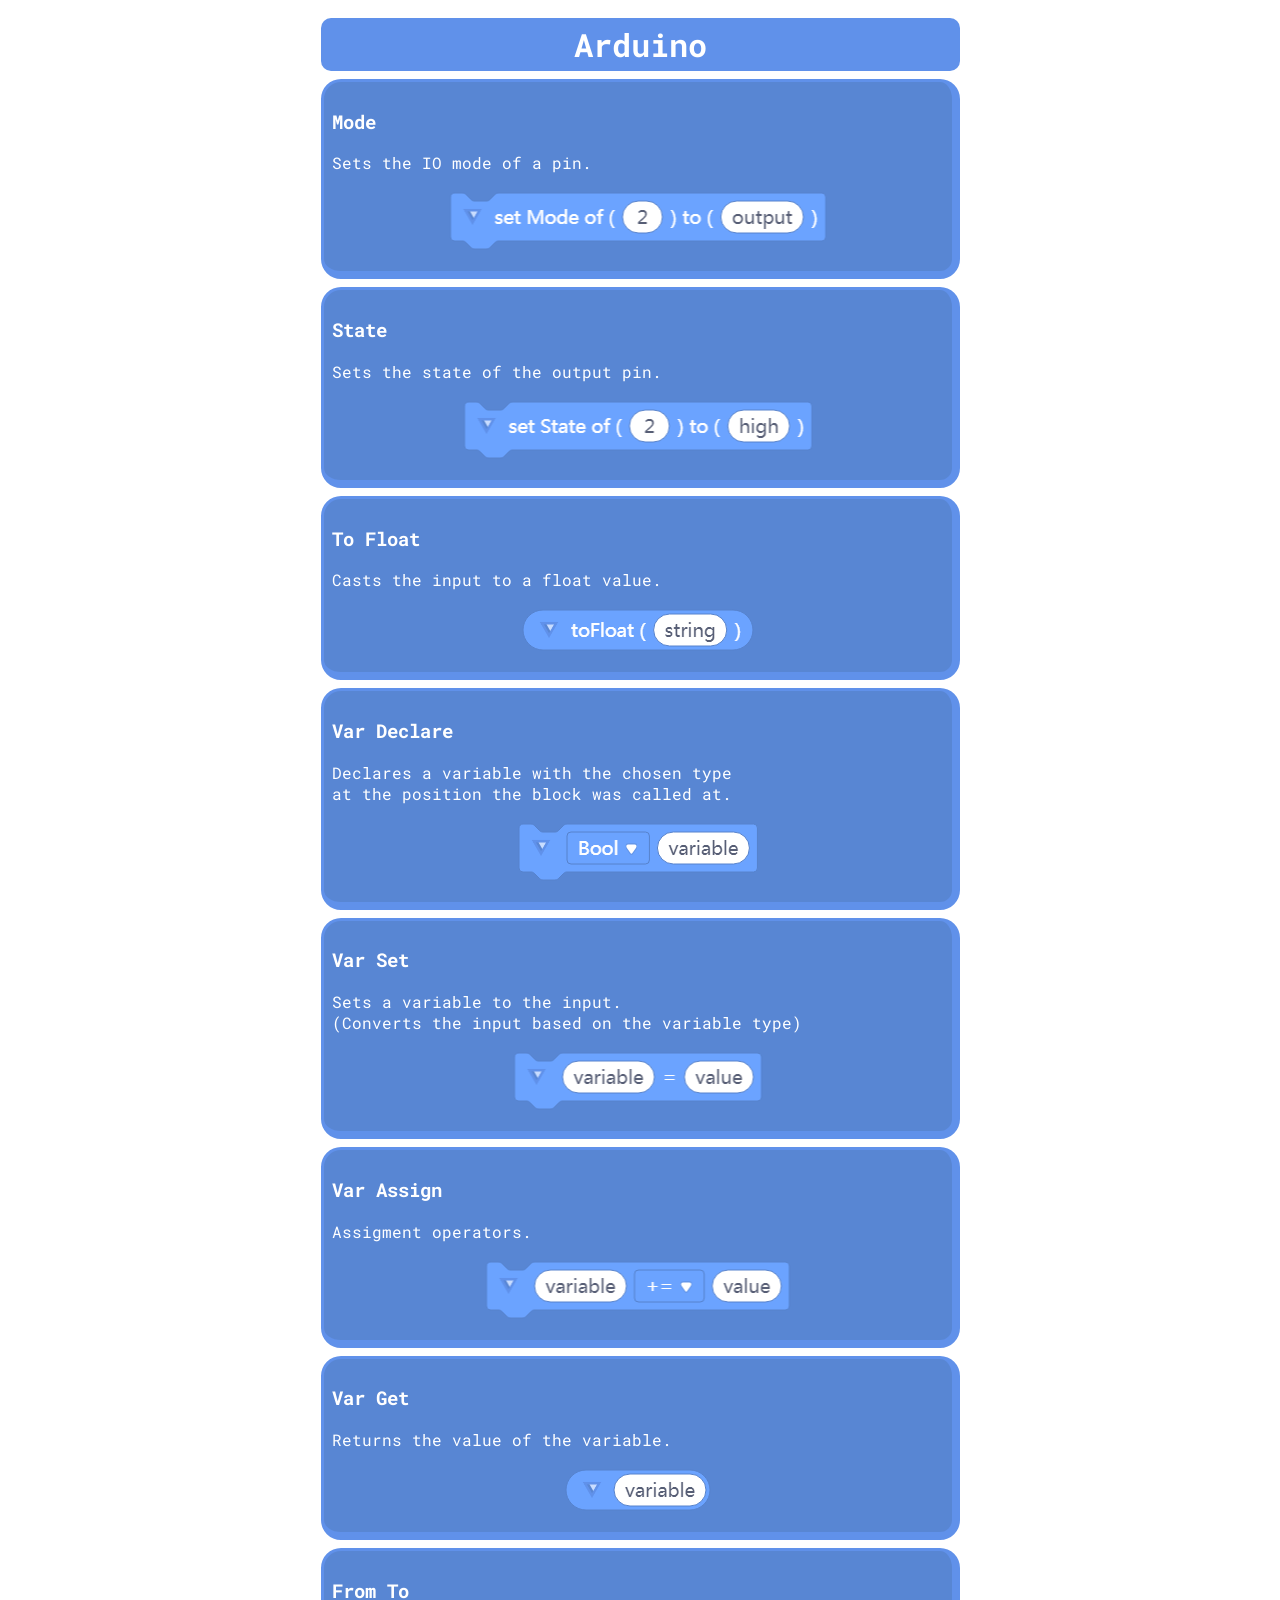
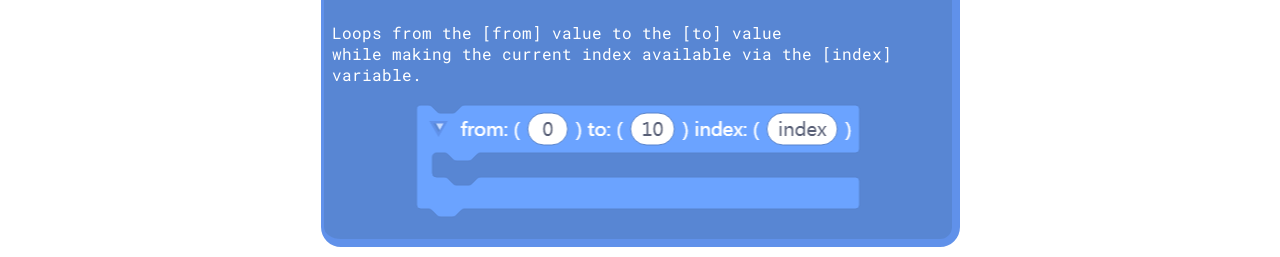
<file: Documentation/Category/Arduino.html>
<!DOCTYPE html>
<html lang="en" dir="ltr">
  <head>
    <meta charset="utf-8">
    <title>Arduino</title>
    <link href="https://fonts.googleapis.com/css2?family=Roboto+Mono&display=swap" rel="stylesheet">
    <style>
      :root {
        --selection: #5886D3;
        --light: #6091EA;
        --dark: #5886D3;
      }

      ::selection {
        color: var(--selection);
        background: #FFFFFFaa;
      }

      ::-moz-selection {
        color: var(--selection);
        background: #FFFFFFaa;
      }

      * {
        position: relative;
        color: white;
        font-family: 'Roboto Mono', monospace;
      }

      body {
        background-color: #195A84;
        background: url('https://raw.githubusercontent.com/DeltaBlock/Extension/main/Documentation/Assets/Grid.png');
        background-repeat: repeat;
      }

      .main {
        position: absolute;
        width: fit-content;
        height: fit-content;
        left: 50%;
        transform: translateX(-50%);

        display: flex;
        flex-direction: column;
        align-items: center;

        padding: 10px;
      }

      .main > * {
        min-width: fit-content;
        width: 100%;
      }

      .main > *:not(:last-child) {
        margin-bottom: 8px;
      }


      /*
          Title
      */

      .title {
        width: calc(100% + 17px);

        background-color: var(--light);
        border-radius: 10px;

        padding: 5px;
      }

      .title > h1 {
        width: fit-content;
        left: 50%;
        transform: translateX(-50%);

        margin: 0;
      }


      /*
          Block
      */

      .block {
        background-color: var(--dark);

        border: 1px solid var(--light);
        border-width: 3px 8px 8px 3px;
        border-radius: 20px;

        padding: 8px;
      }

      .block > h1 {

      }

      .block > div {

      }

      .block > img {
        position: relative;
        left: 50%;
        transform: translateX(-50%);

        margin-top: 10px;
      }
    </style>
  </head>
  <body>
    <div class='main'>
      <div class='title'>
        <h1>Arduino</h1>
      </div>
      <div class='block' id='block_mode'>
        <h3>Mode</h3>
        <div>Sets the IO mode of a pin.</div>
        <img src='../Assets/Blocks/Arduino/Pin Mode.png'>
      </div>
      <div class='block' id='block_state'>
        <h3>State</h3>
        <div>Sets the state of the output pin.</div>
        <img src='../Assets/Blocks/Arduino/Pin State.png'>
      </div>

      <div class='block' id='block_to_float'>
        <h3>To Float</h3>
        <div>Casts the input to a float value.</div>
        <img src='../Assets/Blocks/Arduino/To Float.png'>
      </div>

      <div class='block' id='block_var_declare'>
        <h3>Var Declare</h3>
        <div>Declares a variable with the chosen type<br>at the position the block was called at.</div>
        <img src='../Assets/Blocks/Arduino/Var Declare.png'>
      </div>
      <div class='block' id='block_var_set'>
        <h3>Var Set</h3>
        <div>Sets a variable to the input.<br>(Converts the input based on the variable type)</div>
        <img src='../Assets/Blocks/Arduino/Var Set.png'>
      </div>
      <div class='block' id='block_var_assign'>
        <h3>Var Assign</h3>
        <div>Assigment operators.</div>
        <img src='../Assets/Blocks/Arduino/Var Assign.png'>
      </div>
      <div class='block' id='block_var_get'>
        <h3>Var Get</h3>
        <div>Returns the value of the variable.</div>
        <img src='../Assets/Blocks/Arduino/Var Get.png'>
      </div>

      <div class='block' id='block_flow_from_to'>
        <h3>From To</h3>
        <div>Loops from the [from] value to the [to] value<br>while making the current index available via the [index] variable.</div>
        <img src='../Assets/Blocks/Arduino/From To.png'>
      </div>
    </div>
  </body>
</html>
</file>
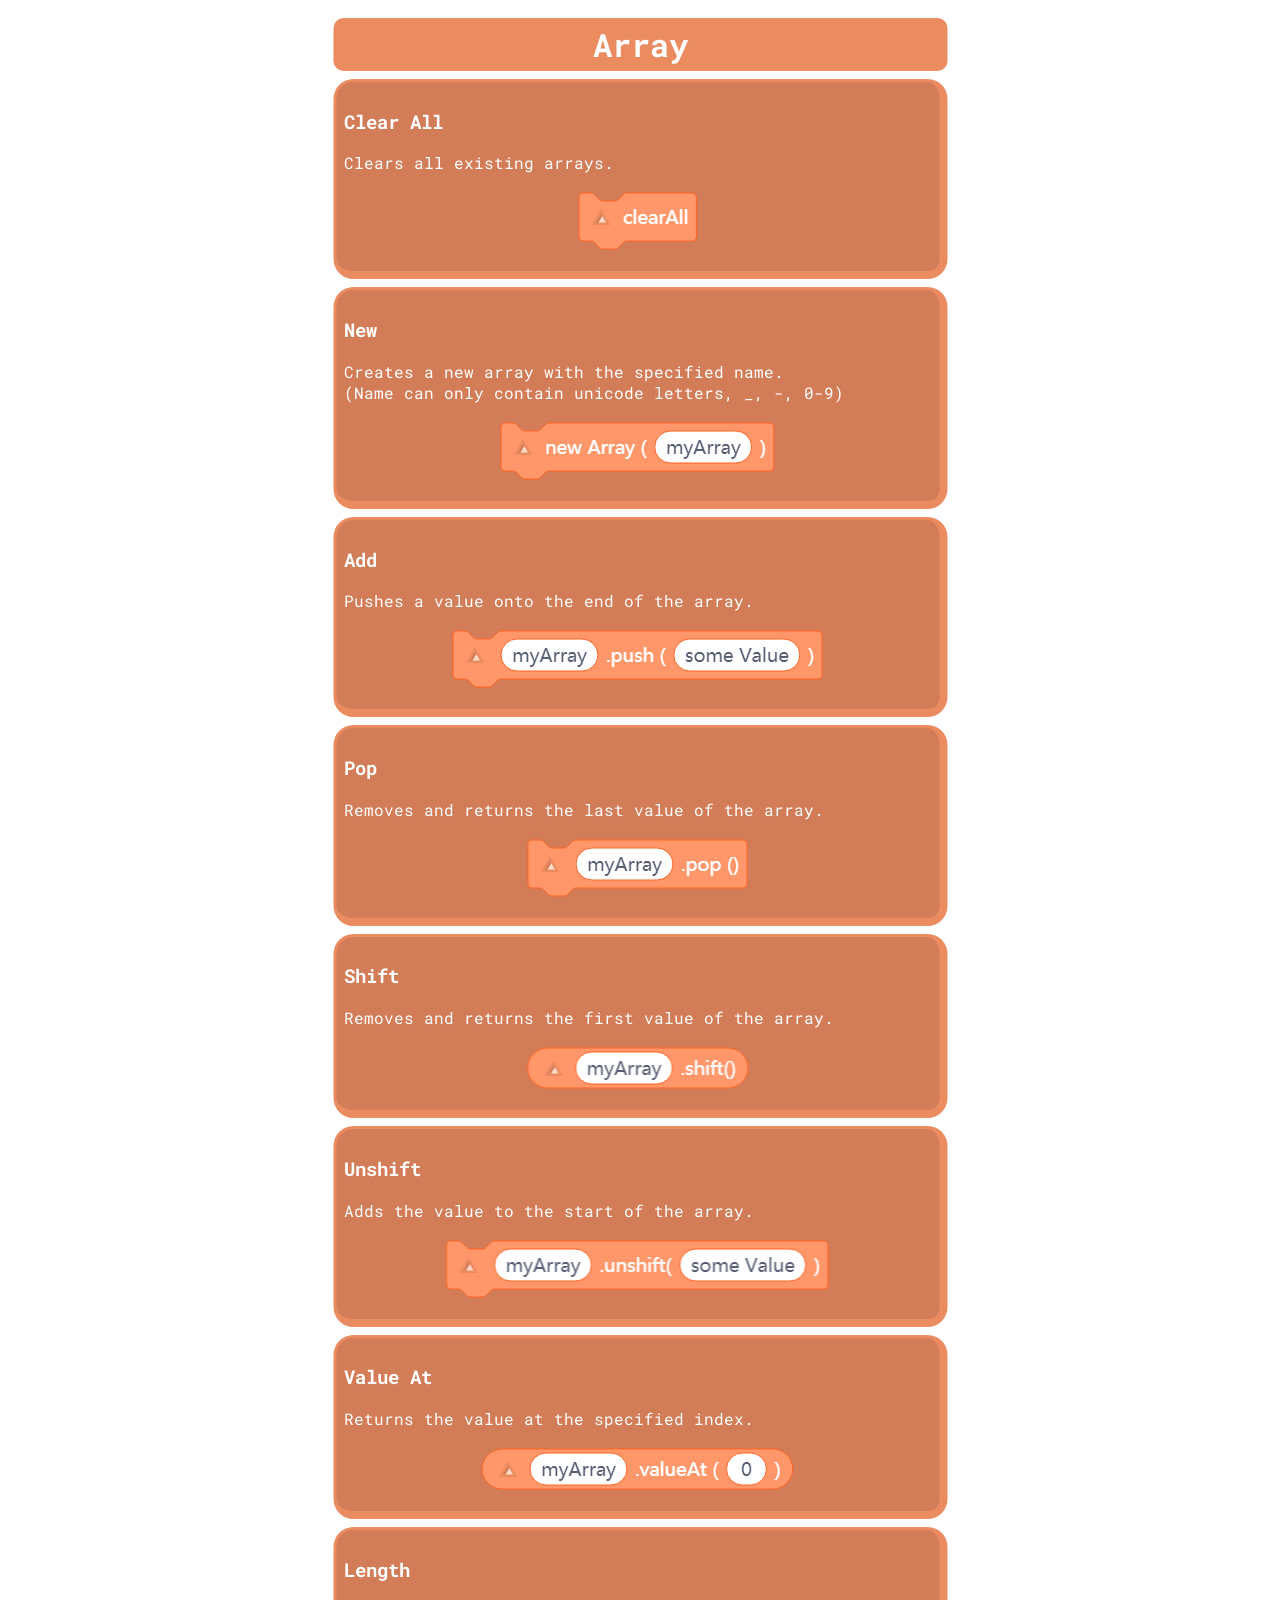
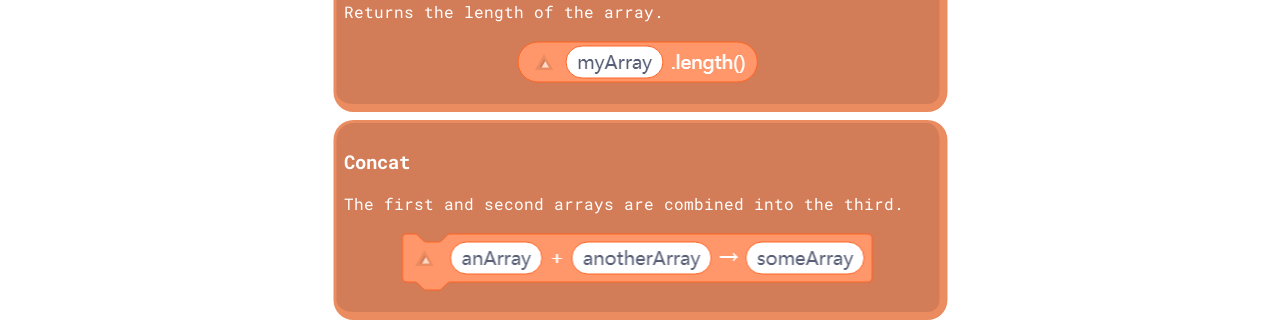
<file: Documentation/Category/Array.html>
<!DOCTYPE html>
<html lang="en" dir="ltr">
  <head>
    <meta charset="utf-8">
    <title>Array</title>
    <link href="https://fonts.googleapis.com/css2?family=Roboto+Mono&display=swap" rel="stylesheet">
    <style>
      :root {
        --selection: #D37C58;
        --light: #EA8C60;
        --dark: #D37C58;
      }

      ::selection {
        color: var(--selection);
        background: #FFFFFFaa;
      }

      ::-moz-selection {
        color: var(--selection);
        background: #FFFFFFaa;
      }

      * {
        position: relative;
        color: white;
        font-family: 'Roboto Mono', monospace;
      }

      body {
        background-color: #195A84;
        background: url('https://raw.githubusercontent.com/DeltaBlock/Extension/main/Documentation/Assets/Grid.png');
        background-repeat: repeat;
      }

      .main {
        position: absolute;
        width: fit-content;
        height: fit-content;
        left: 50%;
        transform: translateX(-50%);

        display: flex;
        flex-direction: column;
        align-items: center;

        padding: 10px;
      }

      .main > * {
        min-width: fit-content;
        width: 100%;
      }

      .main > *:not(:last-child) {
        margin-bottom: 8px;
      }


      /*
          Title
      */

      .title {
        width: calc(100% + 17px);

        background-color: var(--light);
        border-radius: 10px;

        padding: 5px;
      }

      .title > h1 {
        width: fit-content;
        left: 50%;
        transform: translateX(-50%);

        margin: 0;
      }


      /*
          Block
      */

      .block {
        background-color: var(--dark);

        border: 1px solid var(--light);
        border-width: 3px 8px 8px 3px;
        border-radius: 20px;

        padding: 8px;
      }

      .block > h1 {

      }

      .block > div {

      }

      .block > img {
        position: relative;
        left: 50%;
        transform: translateX(-50%);

        margin-top: 10px;
      }
    </style>
  </head>
  <body>
    <div class='main'>
      <div class='title'>
        <h1>Array</h1>
      </div>
      <div class='block' id='block_clear_all'>
        <h3>Clear All</h3>
        <div>Clears all existing arrays.</div>
        <img src='../Assets/Blocks/Array/Clear All.png'>
      </div>
      <div class='block' id='block_new'>
        <h3>New</h3>
        <div>Creates a new array with the specified name.<br>(Name can only contain unicode letters, _, -, 0-9)</div>
        <img src='../Assets/Blocks/Array/New.png'>
      </div>
      <div class='block' id='block_push'>
        <h3>Add</h3>
        <div>Pushes a value onto the end of the array.</div>
        <img src='../Assets/Blocks/Array/Push.png'>
      </div>
      <div class='block' id='block_pop'>
        <h3>Pop</h3>
        <div>Removes and returns the last value of the array.</div>
        <img src='../Assets/Blocks/Array/Pop.png'>
      </div>
      <div class='block' id='block_shift'>
        <h3>Shift</h3>
        <div>Removes and returns the first value of the array.</div>
        <img src='../Assets/Blocks/Array/Shift.png'>
      </div>
      <div class='block' id='block_unshift'>
        <h3>Unshift</h3>
        <div>Adds the value to the start of the array.</div>
        <img src='../Assets/Blocks/Array/Unshift.png'>
      </div>
      <div class='block' id='block_value_at'>
        <h3>Value At</h3>
        <div>Returns the value at the specified index.</div>
        <img src='../Assets/Blocks/Array/Value At.png'>
      </div>
      <div class='block' id='block_length'>
        <h3>Length</h3>
        <div>Returns the length of the array.</div>
        <img src='../Assets/Blocks/Array/Length.png'>
      </div>
      <div class='block' id='block_concat'>
        <h3>Concat</h3>
        <div>The first and second arrays are combined into the third.</div>
        <img src='../Assets/Blocks/Array/Concat.png'>
      </div>
    </div>
  </body>
</html>
</file>
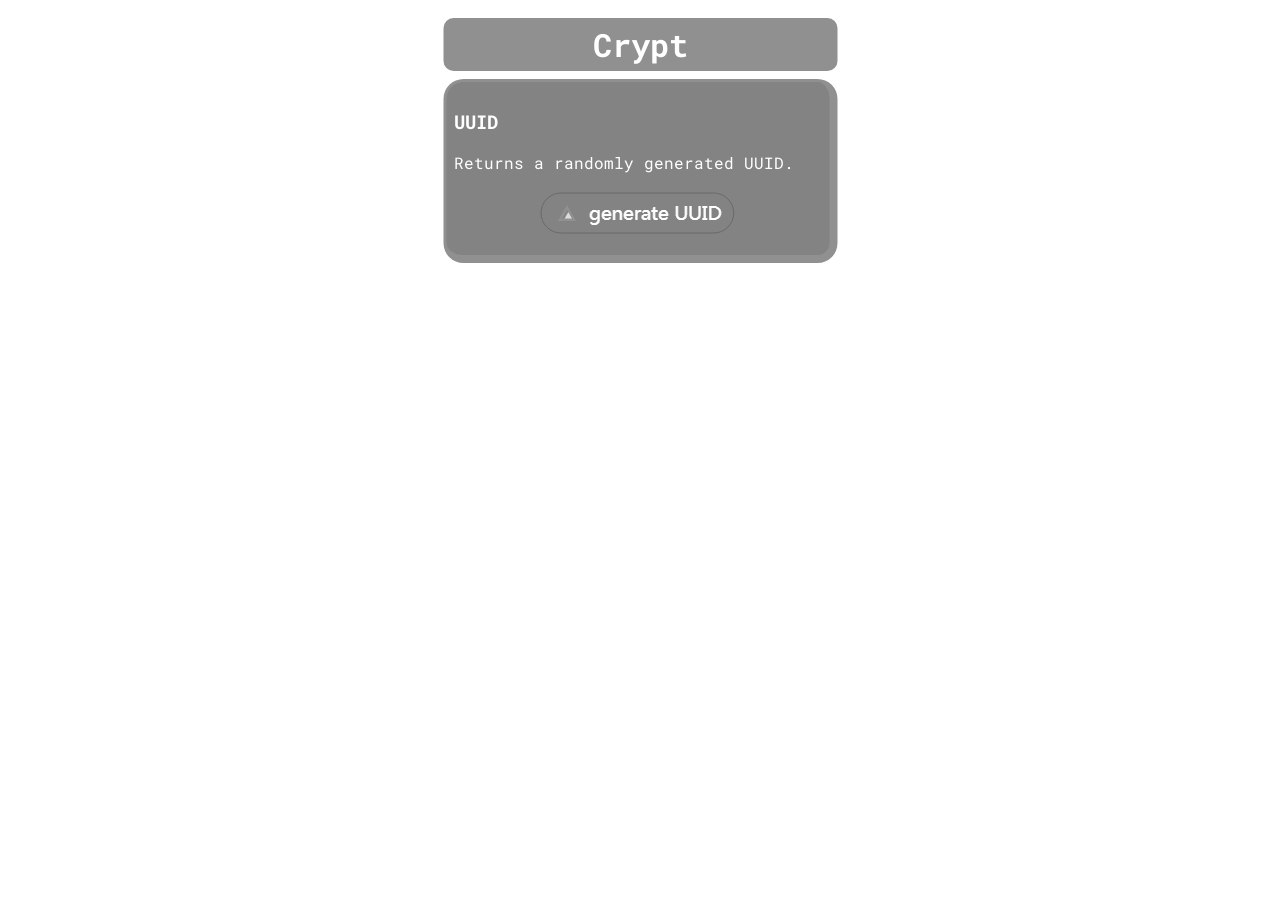
<file: Documentation/Category/Crypt.html>
<!DOCTYPE html>
<html lang="en" dir="ltr">
  <head>
    <meta charset="utf-8">
    <title>Crypt</title>
    <link href="https://fonts.googleapis.com/css2?family=Roboto+Mono&display=swap" rel="stylesheet">
    <style>
      :root {
        --selection: #838383;
        --light: #909090;
        --dark: #838383;
      }

      ::selection {
        color: var(--selection);
        background: #FFFFFFaa;
      }

      ::-moz-selection {
        color: var(--selection);
        background: #FFFFFFaa;
      }

      * {
        position: relative;
        color: white;
        font-family: 'Roboto Mono', monospace;
      }

      body {
        background-color: #195A84;
        background: url('https://raw.githubusercontent.com/DeltaBlock/Extension/main/Documentation/Assets/Grid.png');
        background-repeat: repeat;
      }

      .main {
        position: absolute;
        width: fit-content;
        height: fit-content;
        left: 50%;
        transform: translateX(-50%);

        display: flex;
        flex-direction: column;
        align-items: center;

        padding: 10px;
      }

      .main > * {
        min-width: fit-content;
        width: 100%;
      }

      .main > *:not(:last-child) {
        margin-bottom: 8px;
      }


      /*
          Title
      */

      .title {
        width: calc(100% + 17px);

        background-color: var(--light);
        border-radius: 10px;

        padding: 5px;
      }

      .title > h1 {
        width: fit-content;
        left: 50%;
        transform: translateX(-50%);

        margin: 0;
      }


      /*
          Block
      */

      .block {
        background-color: var(--dark);

        border: 1px solid var(--light);
        border-width: 3px 8px 8px 3px;
        border-radius: 20px;

        padding: 8px;
      }

      .block > h1 {

      }

      .block > div {

      }

      .block > img {
        position: relative;
        left: 50%;
        transform: translateX(-50%);

        margin-top: 10px;
      }
    </style>
  </head>
  <body>
    <div class='main'>
      <div class='title'>
        <h1>Crypt</h1>
      </div>
      <div class='block' id='block_crypt'>
        <h3>UUID</h3>
        <div>Returns a randomly generated UUID.</div>
        <img src='../Assets/Blocks/Crypt/UUID.png'>
      </div>
    </div>
  </body>
</html>
</file>
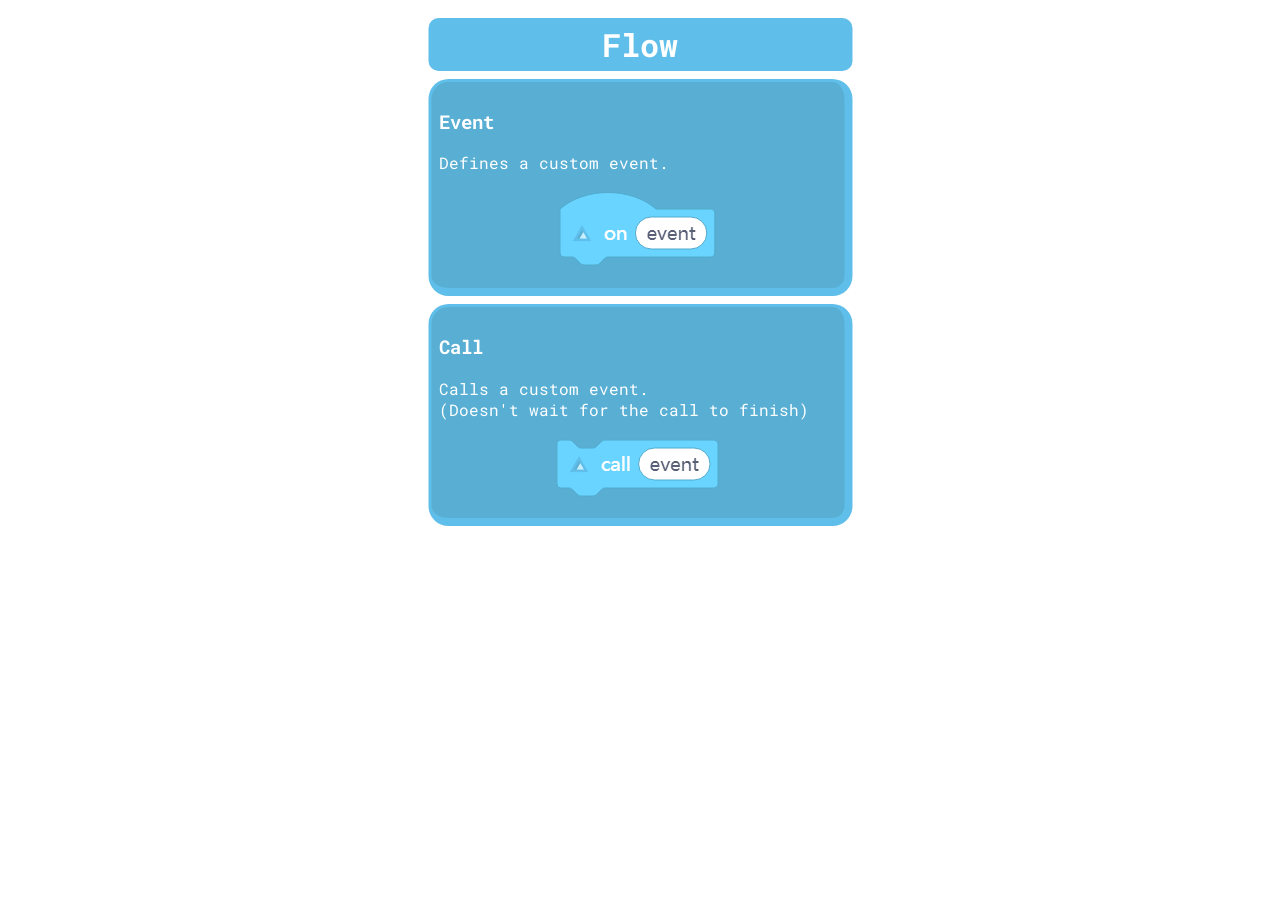
<file: Documentation/Category/Flow.html>
<!DOCTYPE html>
<html lang="en" dir="ltr">
  <head>
    <meta charset="utf-8">
    <title>Flow</title>
    <link href="https://fonts.googleapis.com/css2?family=Roboto+Mono&display=swap" rel="stylesheet">
    <style>
      :root {
        --selection: #58AFD3;
        --light: #60BFEA;
        --dark: #58AFD3;
      }

      ::selection {
        color: var(--selection);
        background: #FFFFFFaa;
      }

      ::-moz-selection {
        color: var(--selection);
        background: #FFFFFFaa;
      }

      * {
        position: relative;
        color: white;
        font-family: 'Roboto Mono', monospace;
      }

      body {
        background-color: #195A84;
        background: url('https://raw.githubusercontent.com/DeltaBlock/Extension/main/Documentation/Assets/Grid.png');
        background-repeat: repeat;
      }

      .main {
        position: absolute;
        width: fit-content;
        height: fit-content;
        left: 50%;
        transform: translateX(-50%);

        display: flex;
        flex-direction: column;
        align-items: center;

        padding: 10px;
      }

      .main > * {
        min-width: fit-content;
        width: 100%;
      }

      .main > *:not(:last-child) {
        margin-bottom: 8px;
      }


      /*
          Title
      */

      .title {
        width: calc(100% + 17px);

        background-color: var(--light);
        border-radius: 10px;

        padding: 5px;
      }

      .title > h1 {
        width: fit-content;
        left: 50%;
        transform: translateX(-50%);

        margin: 0;
      }


      /*
          Block
      */

      .block {
        background-color: var(--dark);

        border: 1px solid var(--light);
        border-width: 3px 8px 8px 3px;
        border-radius: 20px;

        padding: 8px;
      }

      .block > h1 {

      }

      .block > div {

      }

      .block > img {
        position: relative;
        left: 50%;
        transform: translateX(-50%);

        margin-top: 10px;
      }
    </style>
  </head>
  <body>
    <div class='main'>
      <div class='title'>
        <h1>Flow</h1>
      </div>
      <div class='block' id='block_event'>
        <h3>Event</h3>
        <div>Defines a custom event.</div>
        <img src='../Assets/Blocks/Flow/Event.png'>
      </div>
      <div class='block' id='block_call'>
        <h3>Call</h3>
        <div>Calls a custom event.<br>(Doesn't wait for the call to finish)</div>
        <img src='../Assets/Blocks/Flow/Call.png'>
      </div>
    </div>
  </body>
</html>
</file>
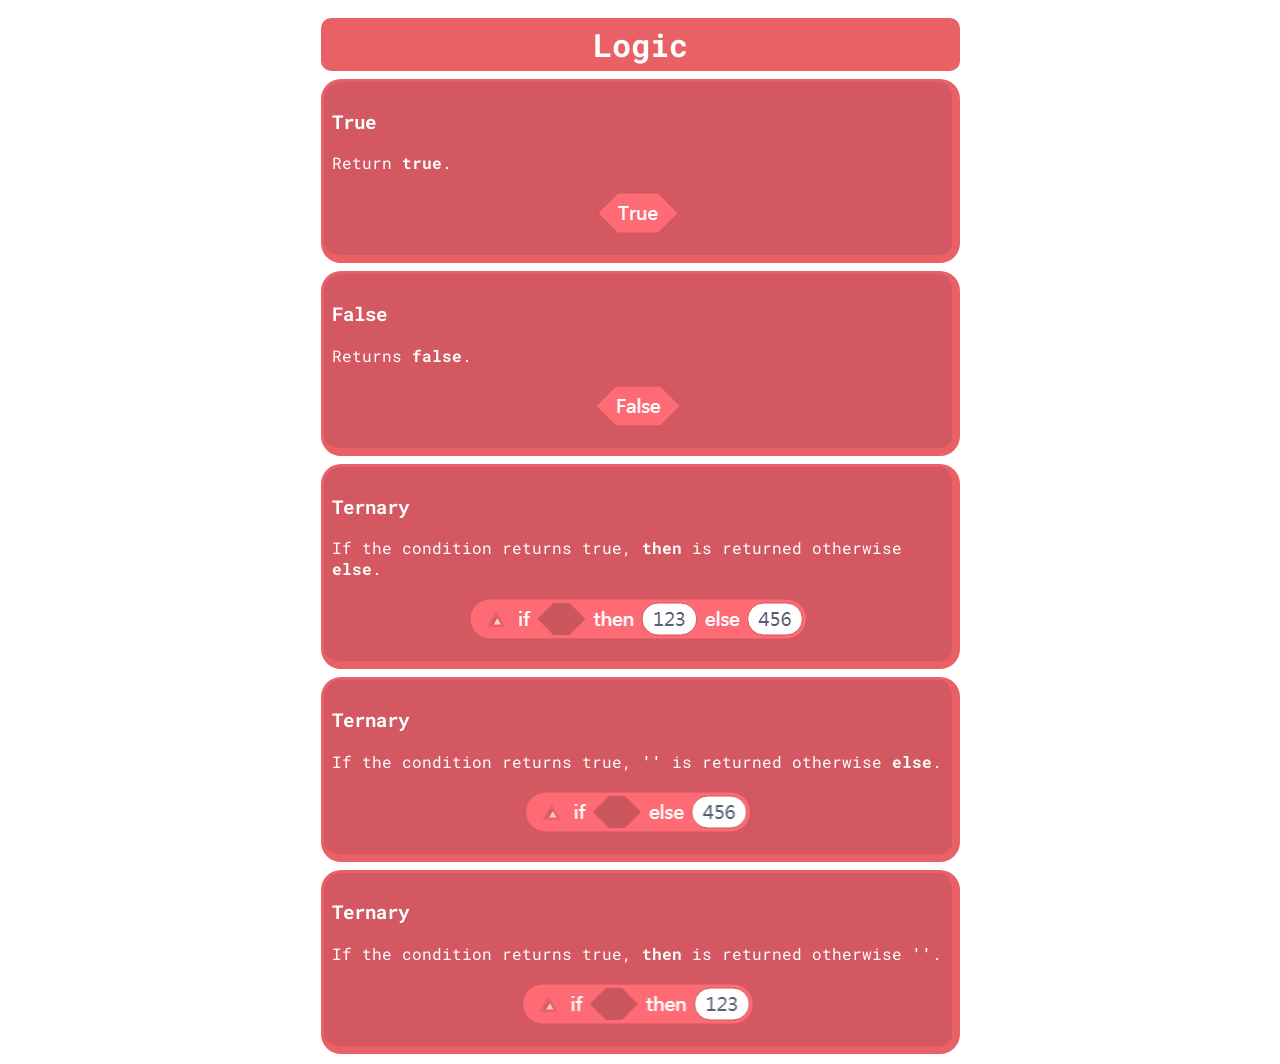
<file: Documentation/Category/Logic.html>
<!DOCTYPE html>
<html lang="en" dir="ltr">
  <head>
    <meta charset="utf-8">
    <title>Logic</title>
    <link href="https://fonts.googleapis.com/css2?family=Roboto+Mono&display=swap" rel="stylesheet">
    <style>
      :root {
        --selection: #FF6B74;
        --light: #EA6067;
        --dark: #D35861;
      }

      ::selection {
        color: var(--selection);
        background: #FFFFFFaa;
      }

      ::-moz-selection {
        color: var(--selection);
        background: #FFFFFFaa;
      }

      * {
        position: relative;
        color: white;
        font-family: 'Roboto Mono', monospace;
      }

      body {
        background-color: #195A84;
        background: url('https://raw.githubusercontent.com/DeltaBlock/Extension/main/Documentation/Assets/Grid.png');
        background-repeat: repeat;
      }

      .main {
        position: absolute;
        width: fit-content;
        height: fit-content;
        left: 50%;
        transform: translateX(-50%);

        display: flex;
        flex-direction: column;
        align-items: center;

        padding: 10px;
      }

      .main > * {
        min-width: fit-content;
        width: 100%;
      }

      .main > *:not(:last-child) {
        margin-bottom: 8px;
      }


      /*
          Title
      */

      .title {
        width: calc(100% + 17px);

        background-color: var(--light);
        border-radius: 10px;

        padding: 5px;
      }

      .title > h1 {
        width: fit-content;
        left: 50%;
        transform: translateX(-50%);

        margin: 0;
      }


      /*
          Block
      */

      .block {
        background-color: var(--dark);

        border: 1px solid var(--light);
        border-width: 3px 8px 8px 3px;
        border-radius: 20px;

        padding: 8px;
      }

      .block > h1 {

      }

      .block > div {

      }

      .block > img {
        position: relative;
        left: 50%;
        transform: translateX(-50%);

        margin-top: 10px;
      }
    </style>
  </head>
  <body>
    <div class='main'>
      <div class='title'>
        <h1>Logic</h1>
      </div>
      <div class='block' id='block_true'>
        <h3>True</h3>
        <div>Return <b>true</b>.</div>
        <img src='../Assets/Blocks/Logic/True.png'>
      </div>
      <div class='block' id='block_false'>
        <h3>False</h3>
        <div>Returns <b>false</b>.</div>
        <img src='../Assets/Blocks/Logic/False.png'>
      </div>
      <div class='block' id='block_ternary'>
        <h3>Ternary</h3>
        <div>If the condition returns true, <b>then</b> is returned otherwise <b>else</b>.</div>
        <img src='../Assets/Blocks/Logic/Ternary.png'>
      </div>
      <div class='block' id='block_ternary_false'>
        <h3>Ternary</h3>
        <div>If the condition returns true, <b>''</b> is returned otherwise <b>else</b>.</div>
        <img src='../Assets/Blocks/Logic/Ternary False.png'>
      </div>
      <div class='block' id='block_ternary_true'>
        <h3>Ternary</h3>
        <div>If the condition returns true, <b>then</b> is returned otherwise <b>''</b>.</div>
        <img src='../Assets/Blocks/Logic/Ternary True.png'>
      </div>
    </div>
  </body>
</html>
</file>
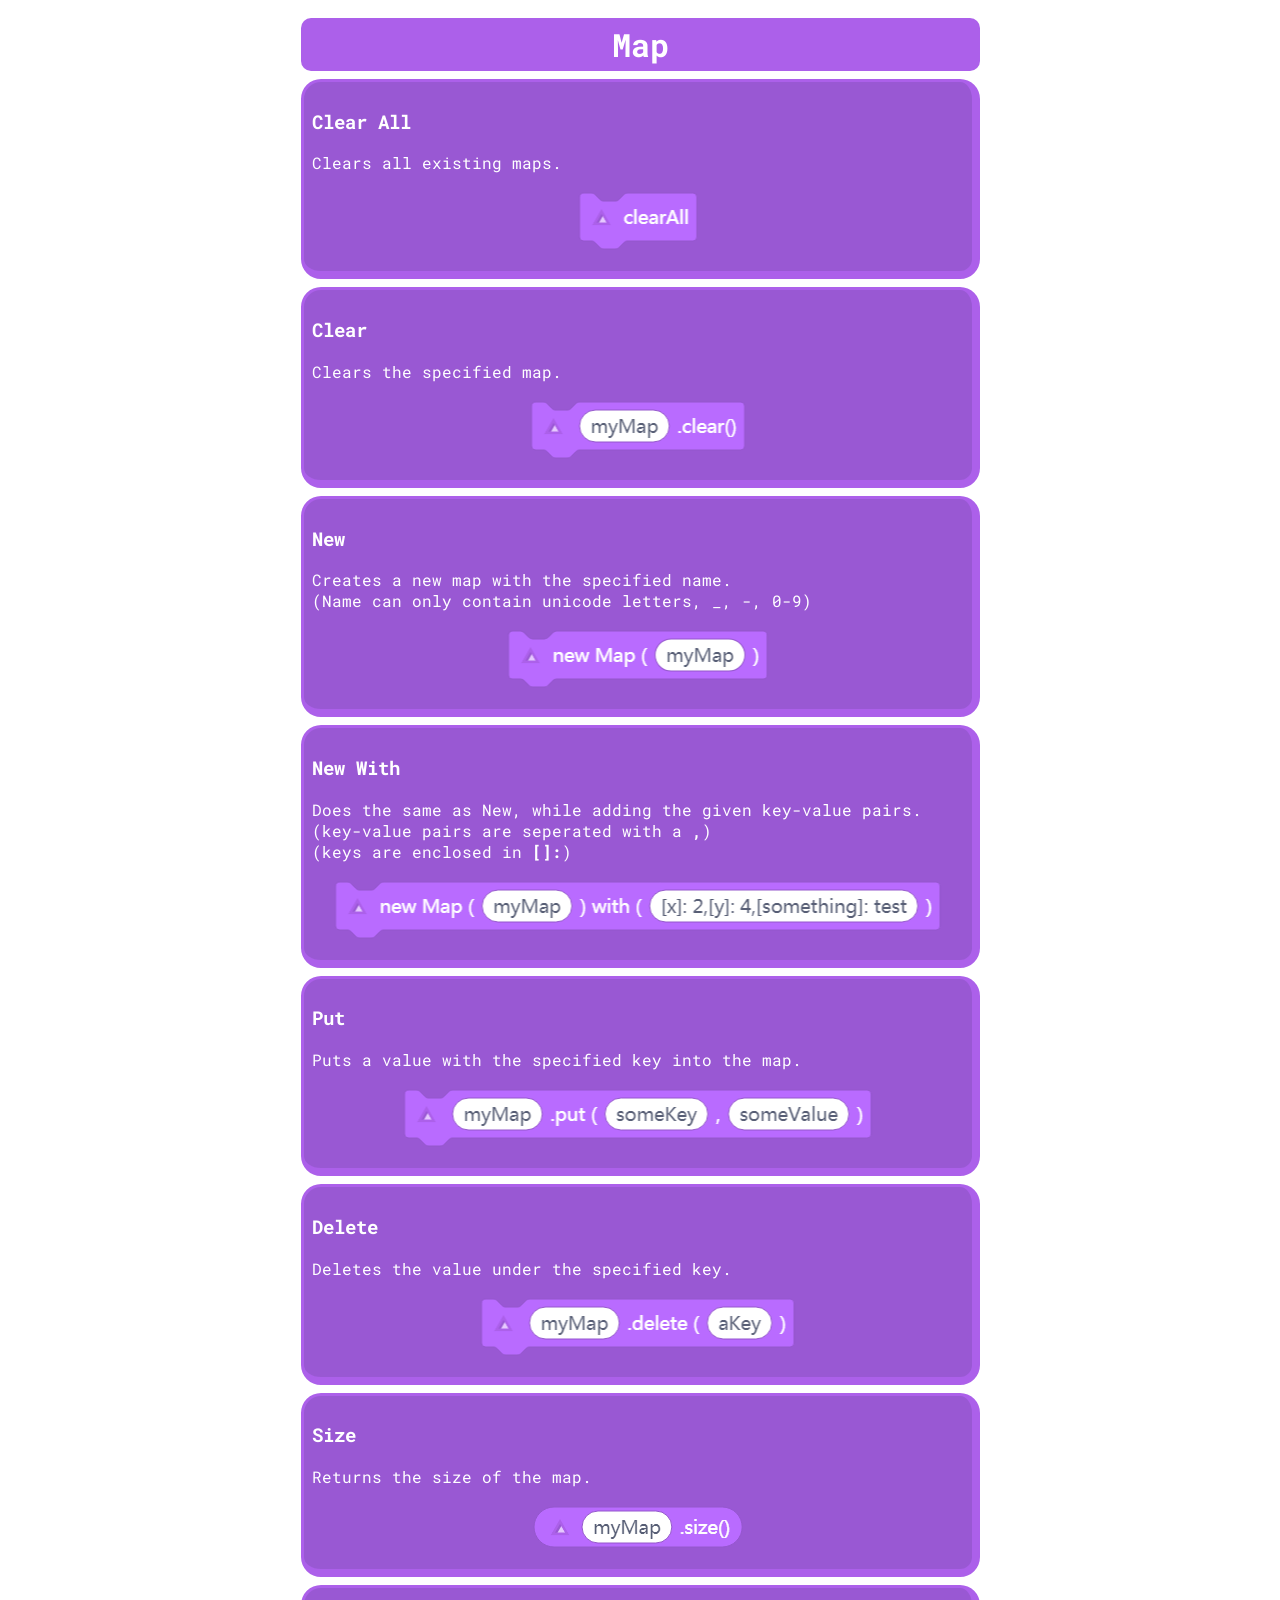
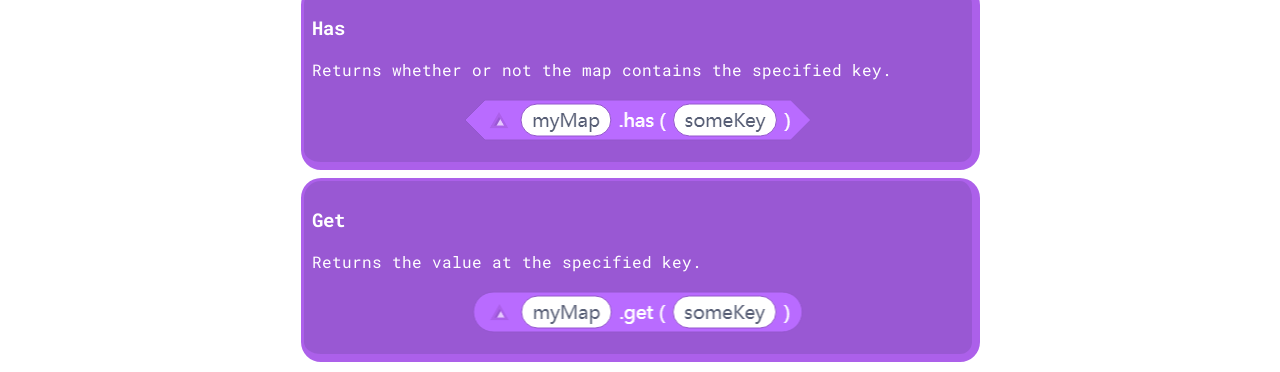
<file: Documentation/Category/Map.html>
<!DOCTYPE html>
<html lang="en" dir="ltr">
  <head>
    <meta charset="utf-8">
    <title>Map</title>
    <link href="https://fonts.googleapis.com/css2?family=Roboto+Mono&display=swap" rel="stylesheet">
    <style>
      :root {
        --selection: #9958D3;
        --light: #AC60EA;
        --dark: #9958D3;
      }

      ::selection {
        color: var(--selection);
        background: #FFFFFFaa;
      }

      ::-moz-selection {
        color: var(--selection);
        background: #FFFFFFaa;
      }

      * {
        position: relative;
        color: white;
        font-family: 'Roboto Mono', monospace;
      }

      body {
        background-color: #195A84;
        background: url('https://raw.githubusercontent.com/DeltaBlock/Extension/main/Documentation/Assets/Grid.png');
        background-repeat: repeat;
      }

      .main {
        position: absolute;
        width: fit-content;
        height: fit-content;
        left: 50%;
        transform: translateX(-50%);

        display: flex;
        flex-direction: column;
        align-items: center;

        padding: 10px;
      }

      .main > * {
        min-width: fit-content;
        width: 100%;
      }

      .main > *:not(:last-child) {
        margin-bottom: 8px;
      }


      /*
          Title
      */

      .title {
        width: calc(100% + 17px);

        background-color: var(--light);
        border-radius: 10px;

        padding: 5px;
      }

      .title > h1 {
        width: fit-content;
        left: 50%;
        transform: translateX(-50%);

        margin: 0;
      }


      /*
          Block
      */

      .block {
        background-color: var(--dark);

        border: 1px solid var(--light);
        border-width: 3px 8px 8px 3px;
        border-radius: 20px;

        padding: 8px;
      }

      .block > h1 {

      }

      .block > div {

      }

      .block > img {
        position: relative;
        left: 50%;
        transform: translateX(-50%);

        margin-top: 10px;
      }
    </style>
  </head>
  <body>
    <div class='main'>
      <div class='title'>
        <h1>Map</h1>
      </div>
      <div class='block' id='block_clear_all'>
        <h3>Clear All</h3>
        <div>Clears all existing maps.</div>
        <img src='../Assets/Blocks/Map/Clear All.png'>
      </div>
      <div class='block' id='block_clear'>
        <h3>Clear</h3>
        <div>Clears the specified map.</div>
        <img src='../Assets/Blocks/Map/Clear.png'>
      </div>
      <div class='block' id='block_new'>
        <h3>New</h3>
        <div>Creates a new map with the specified name.<br>(Name can only contain unicode letters, _, -, 0-9)</div>
        <img src='../Assets/Blocks/Map/New.png'>
      </div>
      <div class='block' id='block_new_with'>
        <h3>New With</h3>
        <div>Does the same as New, while adding the given key-value pairs.<br>(key-value pairs are seperated with a <b>,</b>)<br>(keys are enclosed in <b>[]:</b>)</div>
        <img src='../Assets/Blocks/Map/New With.png'>
      </div>
      <div class='block' id='block_put'>
        <h3>Put</h3>
        <div>Puts a value with the specified key into the map.</div>
        <img src='../Assets/Blocks/Map/Put.png'>
      </div>
      <div class='block' id='block_delete'>
        <h3>Delete</h3>
        <div>Deletes the value under the specified key.</div>
        <img src='../Assets/Blocks/Map/Delete.png'>
      </div>
      <div class='block' id='block_size'>
        <h3>Size</h3>
        <div>Returns the size of the map.</div>
        <img src='../Assets/Blocks/Map/Size.png'>
      </div>
      <div class='block' id='block_has'>
        <h3>Has</h3>
        <div>Returns whether or not the map contains the specified key.</div>
        <img src='../Assets/Blocks/Map/Has.png'>
      </div>
      <div class='block' id='block_get'>
        <h3>Get</h3>
        <div>Returns the value at the specified key.</div>
        <img src='../Assets/Blocks/Map/Get.png'>
      </div>
    </div>
  </body>
</html>
</file>
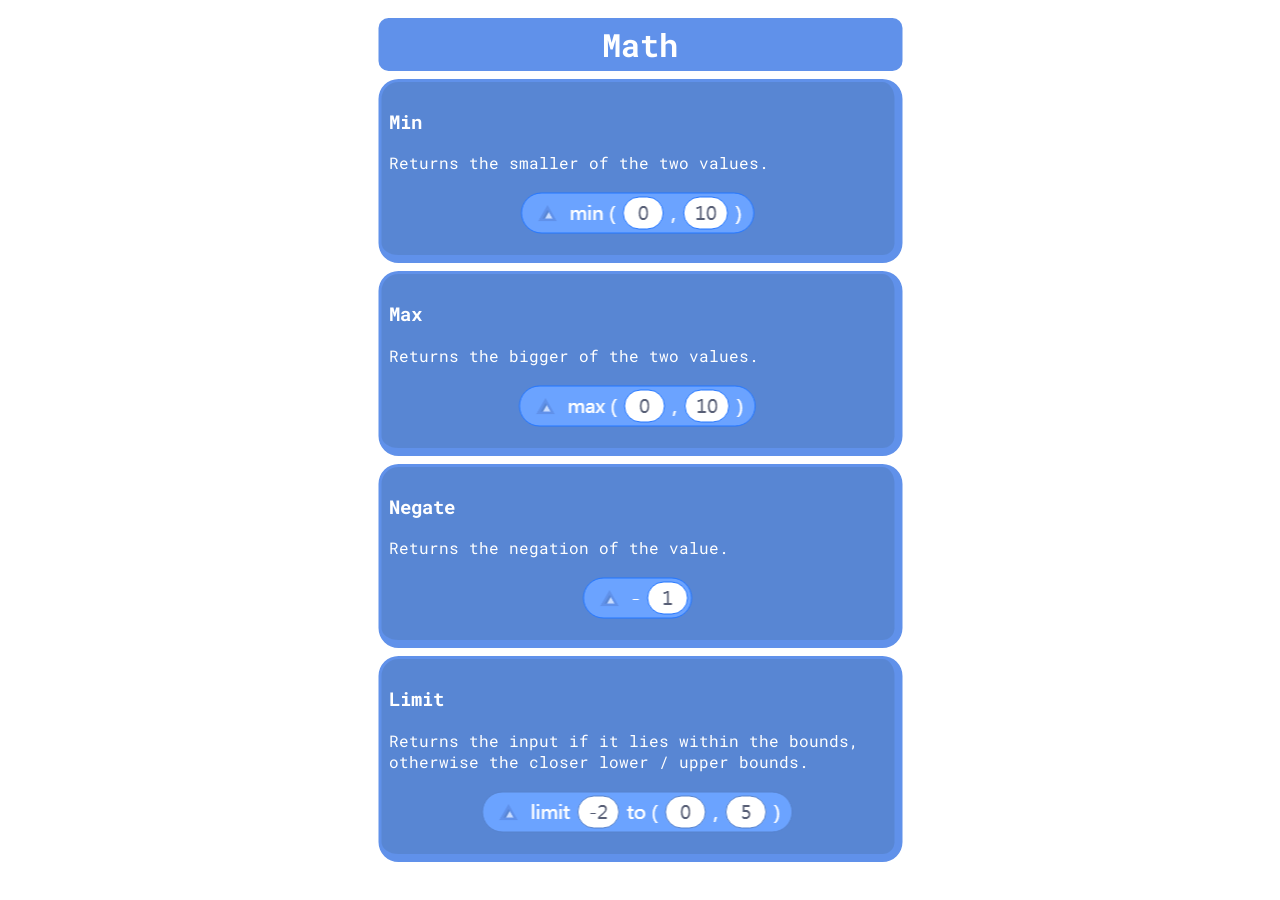
<file: Documentation/Category/Math.html>
<!DOCTYPE html>
<html lang="en" dir="ltr">
  <head>
    <meta charset="utf-8">
    <title>Math</title>
    <link href="https://fonts.googleapis.com/css2?family=Roboto+Mono&display=swap" rel="stylesheet">
    <style>
      :root {
        --selection: #6BA3FF;
        --dark: #5886D3;
        --light: #6091EA;
      }

      ::selection {
        color: var(--selection);
        background: #FFFFFFaa;
      }

      ::-moz-selection {
        color: var(--selection);
        background: #FFFFFFaa;
      }

      * {
        position: relative;
        color: white;
        font-family: 'Roboto Mono', monospace;
      }

      body {
        background-color: #195A84;
        background: url('https://raw.githubusercontent.com/DeltaBlock/Extension/main/Documentation/Assets/Grid.png');
        background-repeat: repeat;
      }

      .main {
        position: absolute;
        width: fit-content;
        height: fit-content;
        left: 50%;
        transform: translateX(-50%);

        display: flex;
        flex-direction: column;
        align-items: center;

        padding: 10px;
      }

      .main > * {
        min-width: fit-content;
        width: 100%;
      }

      .main > *:not(:last-child) {
        margin-bottom: 8px;
      }


      /*
          Title
      */

      .title {
        width: calc(100% + 17px);

        background-color: var(--light);
        border-radius: 10px;

        padding: 5px;
      }

      .title > h1 {
        width: fit-content;
        left: 50%;
        transform: translateX(-50%);

        margin: 0;
      }


      /*
          Block
      */

      .block {
        background-color: var(--dark);

        border: 1px solid var(--light);
        border-width: 3px 8px 8px 3px;
        border-radius: 20px;

        padding: 8px;
      }

      .block > h1 {

      }

      .block > div {

      }

      .block > img {
        position: relative;
        left: 50%;
        transform: translateX(-50%);

        margin-top: 10px;
      }
    </style>
  </head>
  <body>
    <div class='main'>
      <div class='title'>
        <h1>Math</h1>
      </div>
      <div class='block' id='block_min'>
        <h3>Min</h3>
        <div>Returns the smaller of the two values.</div>
        <img src='../Assets/Blocks/Math/Min.png'>
      </div>
      <div class='block' id='block_max'>
        <h3>Max</h3>
        <div>Returns the bigger of the two values.</div>
        <img src='../Assets/Blocks/Math/Max.png'>
      </div>
      <div class='block' id='block_negate'>
        <h3>Negate</h3>
        <div>Returns the negation of the value.</div>
        <img src='../Assets/Blocks/Math/Negate.png'>
      </div>
      <div class='block' id='block_limit'>
        <h3>Limit</h3>
        <div>Returns the input if it lies within the bounds,<br>otherwise the closer lower / upper bounds.</div>
        <img src='../Assets/Blocks/Math/Limit.png'>
      </div>
    </div>
  </body>
</html>
</file>
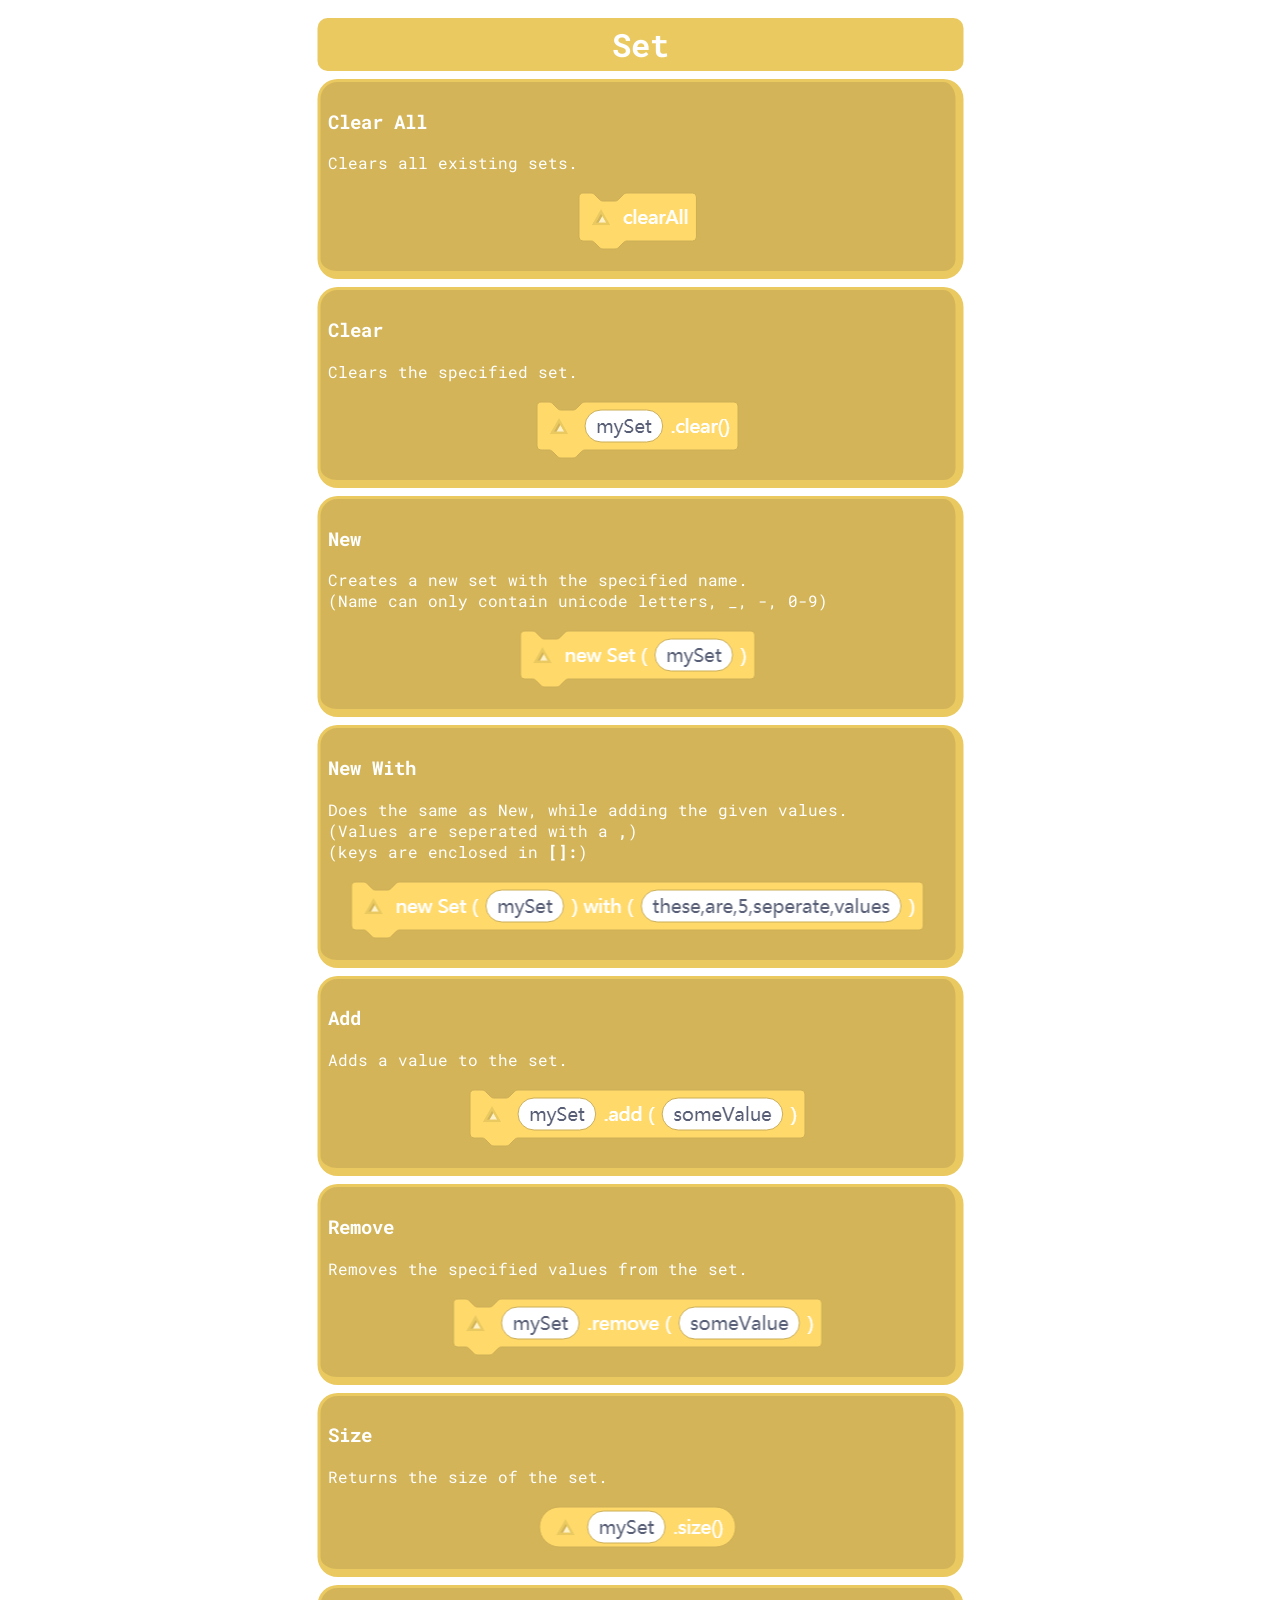
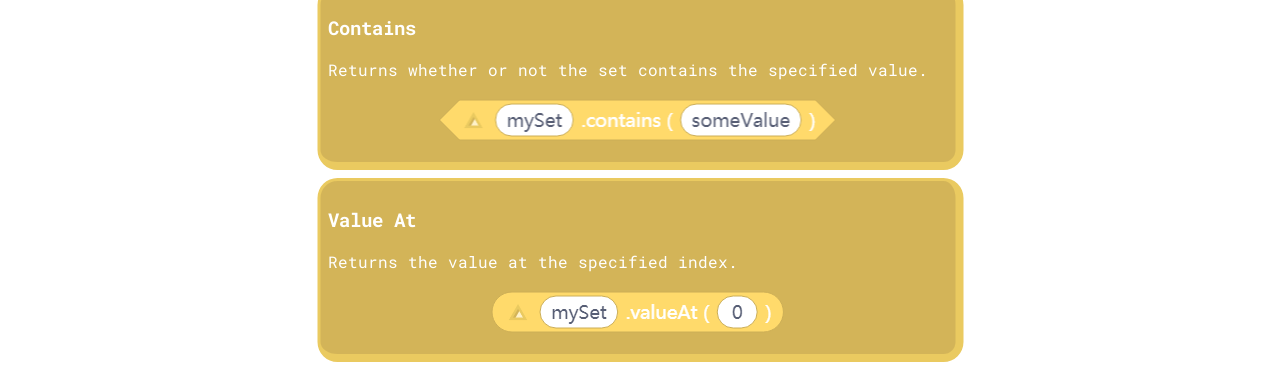
<file: Documentation/Category/Set.html>
<!DOCTYPE html>
<html lang="en" dir="ltr">
  <head>
    <meta charset="utf-8">
    <title>Set</title>
    <link href="https://fonts.googleapis.com/css2?family=Roboto+Mono&display=swap" rel="stylesheet">
    <style>
      :root {
        --selection: #D3B458;
        --light: #EACA60;
        --dark: #D3B458;
      }

      ::selection {
        color: var(--selection);
        background: #FFFFFFaa;
      }

      ::-moz-selection {
        color: var(--selection);
        background: #FFFFFFaa;
      }

      * {
        position: relative;
        color: white;
        font-family: 'Roboto Mono', monospace;
      }

      body {
        background-color: #195A84;
        background: url('https://raw.githubusercontent.com/DeltaBlock/Extension/main/Documentation/Assets/Grid.png');
        background-repeat: repeat;
      }

      .main {
        position: absolute;
        width: fit-content;
        height: fit-content;
        left: 50%;
        transform: translateX(-50%);

        display: flex;
        flex-direction: column;
        align-items: center;

        padding: 10px;
      }

      .main > * {
        min-width: fit-content;
        width: 100%;
      }

      .main > *:not(:last-child) {
        margin-bottom: 8px;
      }


      /*
          Title
      */

      .title {
        width: calc(100% + 17px);

        background-color: var(--light);
        border-radius: 10px;

        padding: 5px;
      }

      .title > h1 {
        width: fit-content;
        left: 50%;
        transform: translateX(-50%);

        margin: 0;
      }


      /*
          Block
      */

      .block {
        background-color: var(--dark);

        border: 1px solid var(--light);
        border-width: 3px 8px 8px 3px;
        border-radius: 20px;

        padding: 8px;
      }

      .block > h1 {

      }

      .block > div {

      }

      .block > img {
        position: relative;
        left: 50%;
        transform: translateX(-50%);

        margin-top: 10px;
      }
    </style>
  </head>
  <body>
    <div class='main'>
      <div class='title'>
        <h1>Set</h1>
      </div>
      <div class='block' id='block_clear_all'>
        <h3>Clear All</h3>
        <div>Clears all existing sets.</div>
        <img src='../Assets/Blocks/Set/Clear All.png'>
      </div>
      <div class='block' id='block_clear'>
        <h3>Clear</h3>
        <div>Clears the specified set.</div>
        <img src='../Assets/Blocks/Set/Clear.png'>
      </div>
      <div class='block' id='block_new'>
        <h3>New</h3>
        <div>Creates a new set with the specified name.<br>(Name can only contain unicode letters, _, -, 0-9)</div>
        <img src='../Assets/Blocks/Set/New.png'>
      </div>
      <div class='block' id='block_new_with'>
        <h3>New With</h3>
        <div>Does the same as New, while adding the given values.<br>(Values are seperated with a <b>,</b>)<br>(keys are enclosed in <b>[]:</b>)</div>
        <img src='../Assets/Blocks/Set/New With.png'>
      </div>
      <div class='block' id='block_add'>
        <h3>Add</h3>
        <div>Adds a value to the set.</div>
        <img src='../Assets/Blocks/Set/Add.png'>
      </div>
      <div class='block' id='block_remove'>
        <h3>Remove</h3>
        <div>Removes the specified values from the set.</div>
        <img src='../Assets/Blocks/Set/Remove.png'>
      </div>
      <div class='block' id='block_size'>
        <h3>Size</h3>
        <div>Returns the size of the set.</div>
        <img src='../Assets/Blocks/Set/Size.png'>
      </div>
      <div class='block' id='block_contains'>
        <h3>Contains</h3>
        <div>Returns whether or not the set contains the specified value.</div>
        <img src='../Assets/Blocks/Set/Contains.png'>
      </div>
      <div class='block' id='block_value_at'>
        <h3>Value At</h3>
        <div>Returns the value at the specified index.</div>
        <img src='../Assets/Blocks/Set/Value At.png'>
      </div>
    </div>
  </body>
</html>
</file>
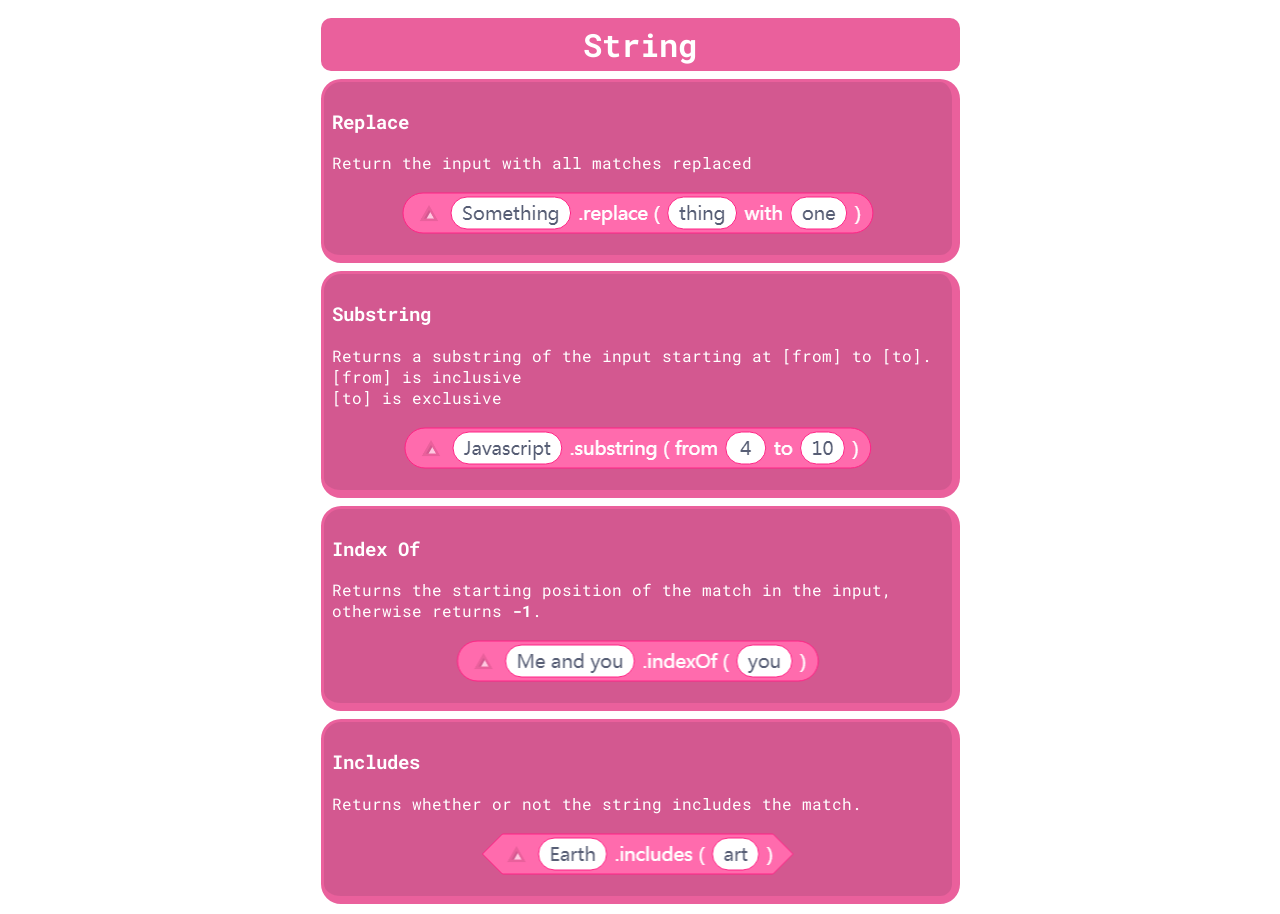
<file: Documentation/Category/String.html>
<!DOCTYPE html>
<html lang="en" dir="ltr">
  <head>
    <meta charset="utf-8">
    <title>String</title>
    <link href="https://fonts.googleapis.com/css2?family=Roboto+Mono&display=swap" rel="stylesheet">
    <style>
      :root {
        --selection: #FF6BAD;
        --light: #EA609C;
        --dark: #D35890;
      }

      ::selection {
        color: var(--selection);
        background: #FFFFFFaa;
      }

      ::-moz-selection {
        color: var(--selection);
        background: #FFFFFFaa;
      }

      * {
        position: relative;
        color: white;
        font-family: 'Roboto Mono', monospace;
      }

      body {
        background-color: #195A84;
        background: url('https://raw.githubusercontent.com/DeltaBlock/Extension/main/Documentation/Assets/Grid.png');
        background-repeat: repeat;
      }

      .main {
        position: absolute;
        width: fit-content;
        height: fit-content;
        left: 50%;
        transform: translateX(-50%);

        display: flex;
        flex-direction: column;
        align-items: center;

        padding: 10px;
      }

      .main > * {
        min-width: fit-content;
        width: 100%;
      }

      .main > *:not(:last-child) {
        margin-bottom: 8px;
      }


      /*
          Title
      */

      .title {
        width: calc(100% + 17px);

        background-color: var(--light);
        border-radius: 10px;

        padding: 5px;
      }

      .title > h1 {
        width: fit-content;
        left: 50%;
        transform: translateX(-50%);

        margin: 0;
      }


      /*
          Block
      */

      .block {
        background-color: var(--dark);

        border: 1px solid var(--light);
        border-width: 3px 8px 8px 3px;
        border-radius: 20px;

        padding: 8px;
      }

      .block > h1 {

      }

      .block > div {

      }

      .block > img {
        position: relative;
        left: 50%;
        transform: translateX(-50%);

        margin-top: 10px;
      }
    </style>
  </head>
  <body>
    <div class='main'>
      <div class='title'>
        <h1>String</h1>
      </div>
      <div class='block' id='block_replace'>
        <h3>Replace</h3>
        <div>Return the input with all matches replaced</div>
        <img src='../Assets/Blocks/String/Replace.png'>
      </div>
      <div class='block' id='block_substring'>
        <h3>Substring</h3>
        <div>Returns a substring of the input starting at [from] to [to].<br>[from] is inclusive<br>[to] is exclusive</div>
        <img src='../Assets/Blocks/String/Substring.png'>
      </div>
      <div class='block' id='block_index_of'>
        <h3>Index Of</h3>
        <div>Returns the starting position of the match in the input,<br>otherwise returns <b>-1</b>.</div>
        <img src='../Assets/Blocks/String/Index Of.png'>
      </div>
      <div class='block' id='block_includes'>
        <h3>Includes</h3>
        <div>Returns whether or not the string includes the match.</div>
        <img src='../Assets/Blocks/String/Includes.png'>
      </div>
    </div>
  </body>
</html>
</file>
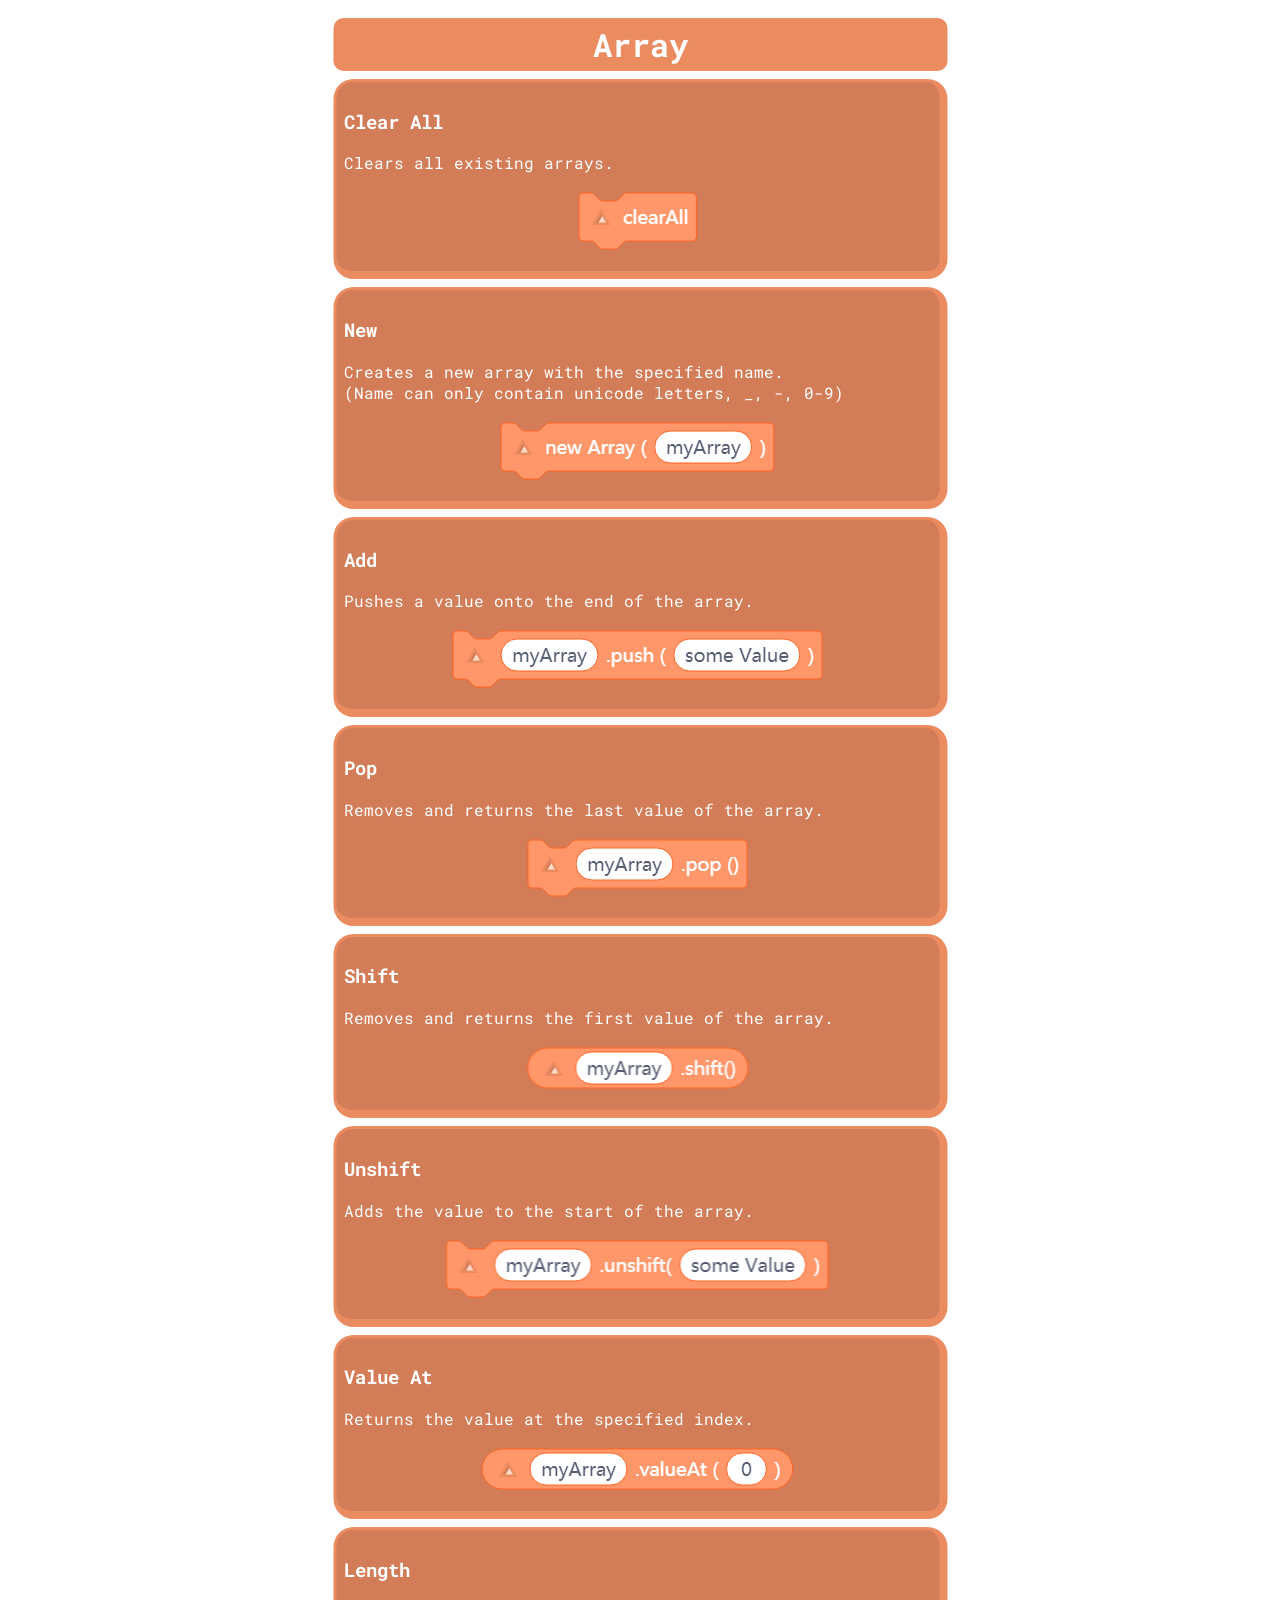
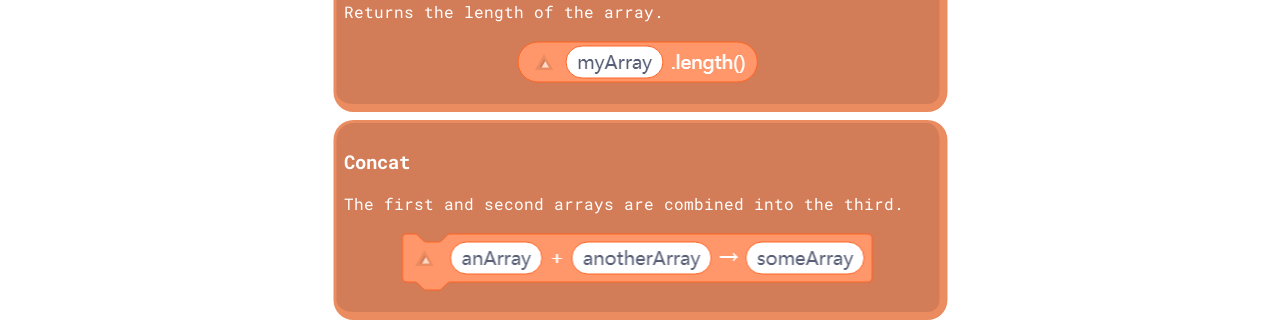
<file: Wiki/Categories/Array.html>
<!DOCTYPE html>
<html lang="en" dir="ltr">
  <head>
    <meta charset="utf-8">
    <title>Array</title>
    <link href="https://fonts.googleapis.com/css2?family=Roboto+Mono&display=swap" rel="stylesheet">
    <style>
      :root {
        --selection: #D37C58;
        --light: #EA8C60;
        --dark: #D37C58;
      }

      ::selection {
        color: var(--selection);
        background: #FFFFFFaa;
      }

      ::-moz-selection {
        color: var(--selection);
        background: #FFFFFFaa;
      }

      * {
        position: relative;
        color: white;
        font-family: 'Roboto Mono', monospace;
      }

      body {
        background-color: #195A84;
        background: url('https://raw.githubusercontent.com/DeltaBlock/DeltaBlock/main/Wiki/assets/grid.PNG');
        background-repeat: repeat;
      }

      .main {
        position: absolute;
        width: fit-content;
        height: fit-content;
        left: 50%;
        transform: translateX(-50%);

        display: flex;
        flex-direction: column;
        align-items: center;

        padding: 10px;
      }

      .main > * {
        min-width: fit-content;
        width: 100%;
      }

      .main > *:not(:last-child) {
        margin-bottom: 8px;
      }


      /*
          Title
      */

      .title {
        width: calc(100% + 17px);

        background-color: var(--light);
        border-radius: 10px;

        padding: 5px;
      }

      .title > h1 {
        width: fit-content;
        left: 50%;
        transform: translateX(-50%);

        margin: 0;
      }


      /*
          Block
      */

      .block {
        background-color: var(--dark);

        border: 1px solid var(--light);
        border-width: 3px 8px 8px 3px;
        border-radius: 20px;

        padding: 8px;
      }

      .block > h1 {

      }

      .block > div {

      }

      .block > img {
        position: relative;
        left: 50%;
        transform: translateX(-50%);

        margin-top: 10px;
      }
    </style>
  </head>
  <body>
    <div class='main'>
      <div class='title'>
        <h1>Array</h1>
      </div>
      <div class='block' id='block_clear_all'>
        <h3>Clear All</h3>
        <div>Clears all existing arrays.</div>
        <img src='../assets/blocks/Array/Clear All.png'>
      </div>
      <div class='block' id='block_new'>
        <h3>New</h3>
        <div>Creates a new array with the specified name.<br>(Name can only contain unicode letters, _, -, 0-9)</div>
        <img src='../assets/blocks/Array/New.png'>
      </div>
      <div class='block' id='block_push'>
        <h3>Add</h3>
        <div>Pushes a value onto the end of the array.</div>
        <img src='../assets/blocks/Array/Push.png'>
      </div>
      <div class='block' id='block_pop'>
        <h3>Pop</h3>
        <div>Removes and returns the last value of the array.</div>
        <img src='../assets/blocks/Array/Pop.png'>
      </div>
      <div class='block' id='block_shift'>
        <h3>Shift</h3>
        <div>Removes and returns the first value of the array.</div>
        <img src='../assets/blocks/Array/Shift.png'>
      </div>
      <div class='block' id='block_unshift'>
        <h3>Unshift</h3>
        <div>Adds the value to the start of the array.</div>
        <img src='../assets/blocks/Array/Unshift.png'>
      </div>
      <div class='block' id='block_value_at'>
        <h3>Value At</h3>
        <div>Returns the value at the specified index.</div>
        <img src='../assets/blocks/Array/Value At.png'>
      </div>
      <div class='block' id='block_length'>
        <h3>Length</h3>
        <div>Returns the length of the array.</div>
        <img src='../assets/blocks/Array/Length.png'>
      </div>
      <div class='block' id='block_concat'>
        <h3>Concat</h3>
        <div>The first and second arrays are combined into the third.</div>
        <img src='../assets/blocks/Array/Concat.png'>
      </div>
    </div>
  </body>
</html>
</file>
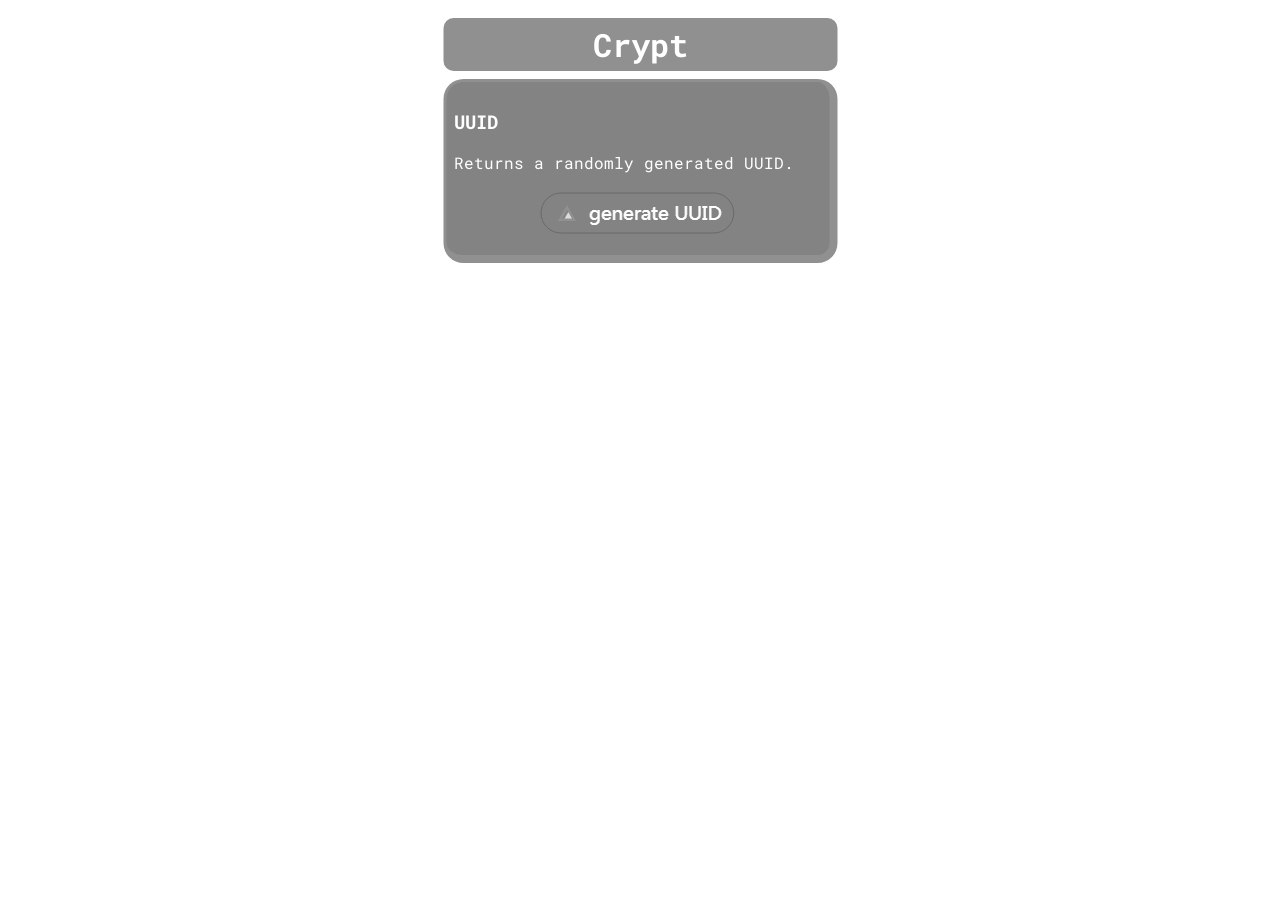
<file: Wiki/Categories/Crypt.html>
<!DOCTYPE html>
<html lang="en" dir="ltr">
  <head>
    <meta charset="utf-8">
    <title>Crypt</title>
    <link href="https://fonts.googleapis.com/css2?family=Roboto+Mono&display=swap" rel="stylesheet">
    <style>
      :root {
        --selection: #838383;
        --light: #909090;
        --dark: #838383;
      }

      ::selection {
        color: var(--selection);
        background: #FFFFFFaa;
      }

      ::-moz-selection {
        color: var(--selection);
        background: #FFFFFFaa;
      }

      * {
        position: relative;
        color: white;
        font-family: 'Roboto Mono', monospace;
      }

      body {
        background-color: #195A84;
        background: url('https://raw.githubusercontent.com/DeltaBlock/DeltaBlock/main/Wiki/assets/grid.PNG');
        background-repeat: repeat;
      }

      .main {
        position: absolute;
        width: fit-content;
        height: fit-content;
        left: 50%;
        transform: translateX(-50%);

        display: flex;
        flex-direction: column;
        align-items: center;

        padding: 10px;
      }

      .main > * {
        min-width: fit-content;
        width: 100%;
      }

      .main > *:not(:last-child) {
        margin-bottom: 8px;
      }


      /*
          Title
      */

      .title {
        width: calc(100% + 17px);

        background-color: var(--light);
        border-radius: 10px;

        padding: 5px;
      }

      .title > h1 {
        width: fit-content;
        left: 50%;
        transform: translateX(-50%);

        margin: 0;
      }


      /*
          Block
      */

      .block {
        background-color: var(--dark);

        border: 1px solid var(--light);
        border-width: 3px 8px 8px 3px;
        border-radius: 20px;

        padding: 8px;
      }

      .block > h1 {

      }

      .block > div {

      }

      .block > img {
        position: relative;
        left: 50%;
        transform: translateX(-50%);

        margin-top: 10px;
      }
    </style>
  </head>
  <body>
    <div class='main'>
      <div class='title'>
        <h1>Crypt</h1>
      </div>
      <div class='block' id='block_crypt'>
        <h3>UUID</h3>
        <div>Returns a randomly generated UUID.</div>
        <img src='../assets/blocks/Crypt/UUID.png'>
      </div>
    </div>
  </body>
</html>
</file>
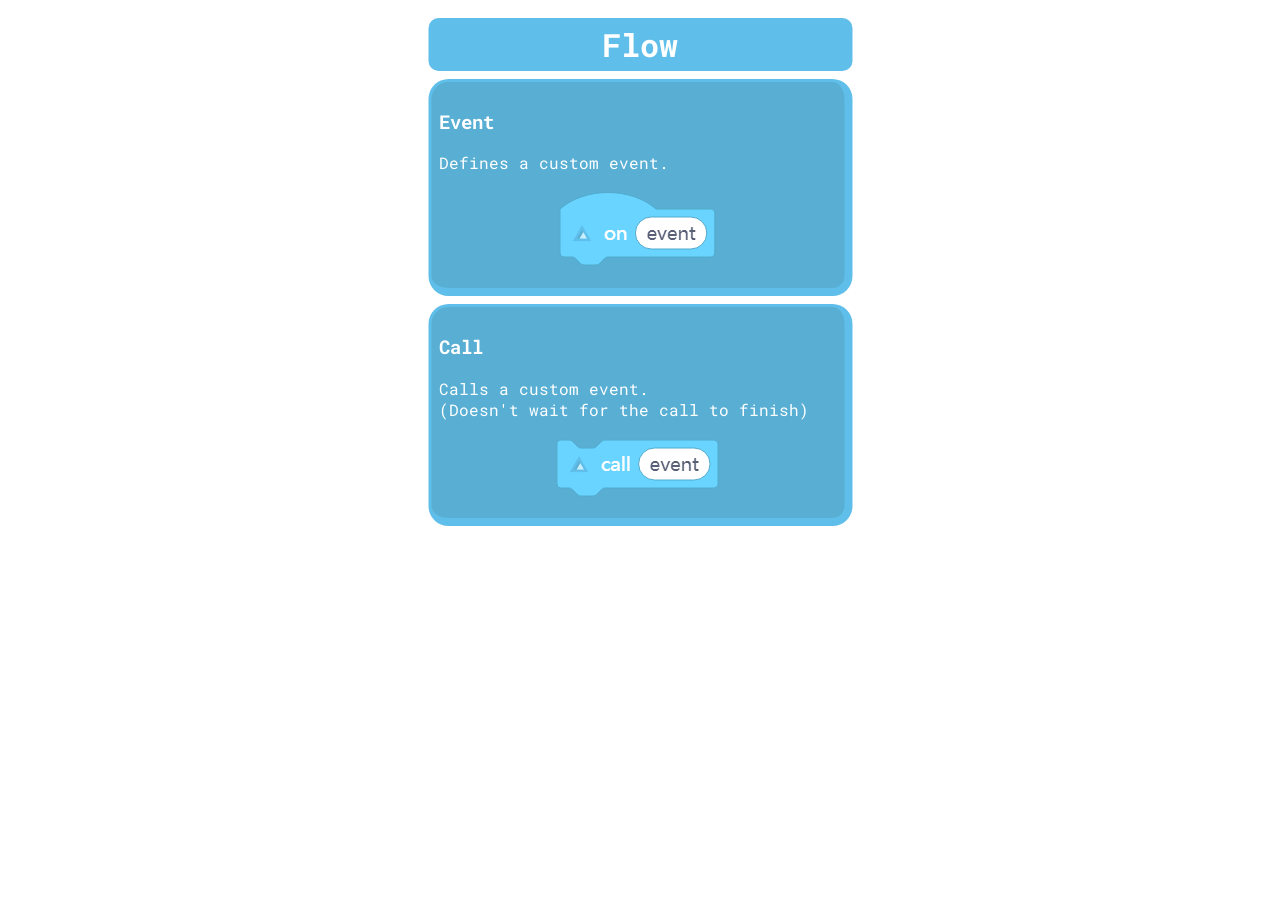
<file: Wiki/Categories/Flow.html>
<!DOCTYPE html>
<html lang="en" dir="ltr">
  <head>
    <meta charset="utf-8">
    <title>Flow</title>
    <link href="https://fonts.googleapis.com/css2?family=Roboto+Mono&display=swap" rel="stylesheet">
    <style>
      :root {
        --selection: #58AFD3;
        --light: #60BFEA;
        --dark: #58AFD3;
      }

      ::selection {
        color: var(--selection);
        background: #FFFFFFaa;
      }

      ::-moz-selection {
        color: var(--selection);
        background: #FFFFFFaa;
      }

      * {
        position: relative;
        color: white;
        font-family: 'Roboto Mono', monospace;
      }

      body {
        background-color: #195A84;
        background: url('https://raw.githubusercontent.com/DeltaBlock/DeltaBlock/main/Wiki/assets/grid.PNG');
        background-repeat: repeat;
      }

      .main {
        position: absolute;
        width: fit-content;
        height: fit-content;
        left: 50%;
        transform: translateX(-50%);

        display: flex;
        flex-direction: column;
        align-items: center;

        padding: 10px;
      }

      .main > * {
        min-width: fit-content;
        width: 100%;
      }

      .main > *:not(:last-child) {
        margin-bottom: 8px;
      }


      /*
          Title
      */

      .title {
        width: calc(100% + 17px);

        background-color: var(--light);
        border-radius: 10px;

        padding: 5px;
      }

      .title > h1 {
        width: fit-content;
        left: 50%;
        transform: translateX(-50%);

        margin: 0;
      }


      /*
          Block
      */

      .block {
        background-color: var(--dark);

        border: 1px solid var(--light);
        border-width: 3px 8px 8px 3px;
        border-radius: 20px;

        padding: 8px;
      }

      .block > h1 {

      }

      .block > div {

      }

      .block > img {
        position: relative;
        left: 50%;
        transform: translateX(-50%);

        margin-top: 10px;
      }
    </style>
  </head>
  <body>
    <div class='main'>
      <div class='title'>
        <h1>Flow</h1>
      </div>
      <div class='block' id='block_event'>
        <h3>Event</h3>
        <div>Defines a custom event.</div>
        <img src='../assets/blocks/Flow/Event.png'>
      </div>
      <div class='block' id='block_call'>
        <h3>Call</h3>
        <div>Calls a custom event.<br>(Doesn't wait for the call to finish)</div>
        <img src='../assets/blocks/Flow/Call.png'>
      </div>
    </div>
  </body>
</html>
</file>
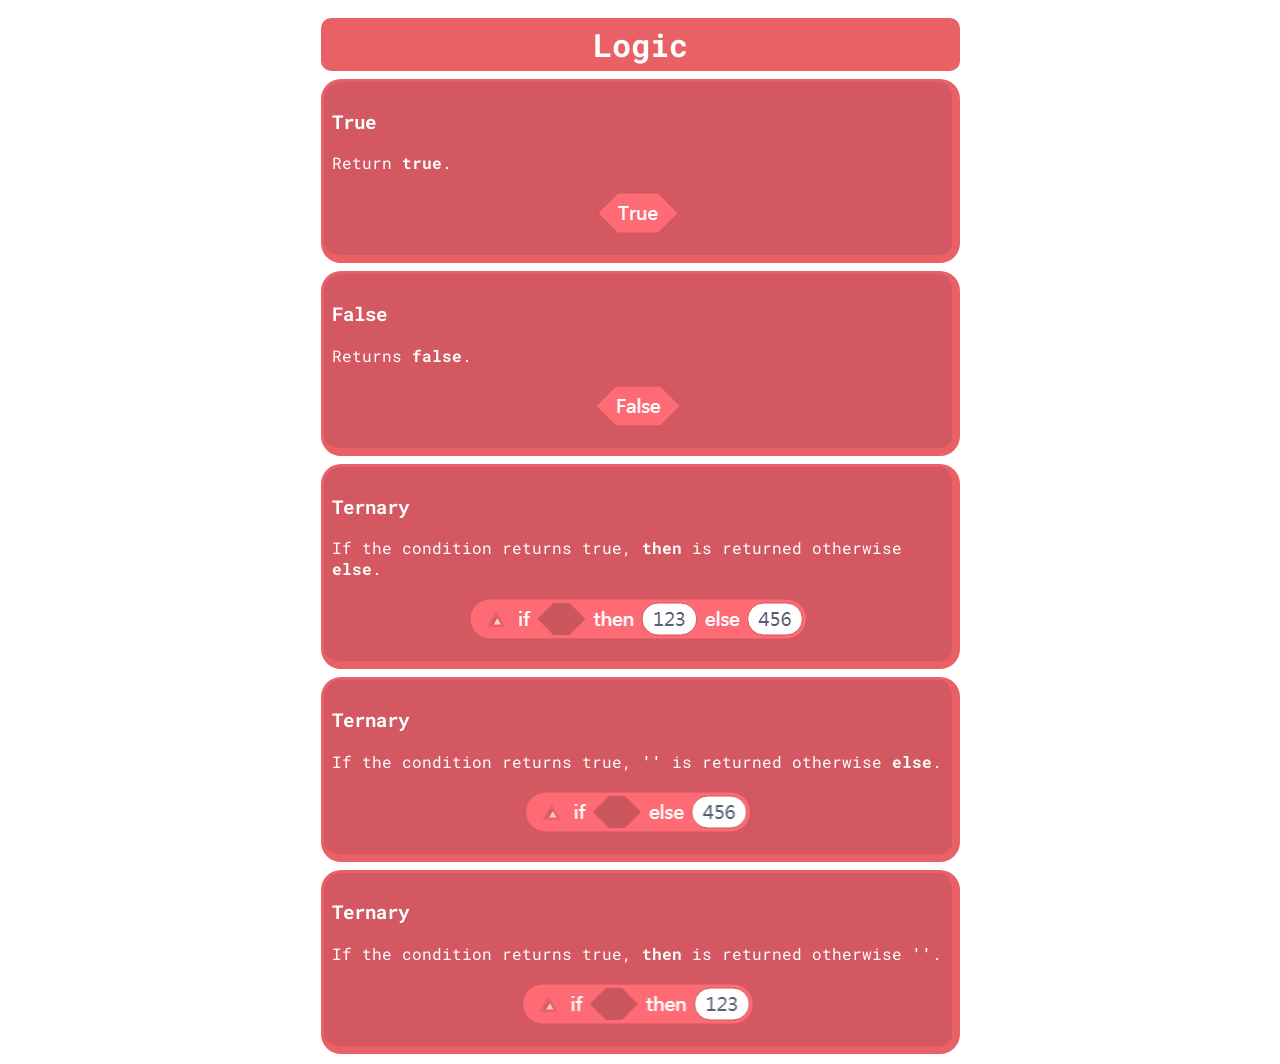
<file: Wiki/Categories/Logic.html>
<!DOCTYPE html>
<html lang="en" dir="ltr">
  <head>
    <meta charset="utf-8">
    <title>Logic</title>
    <link href="https://fonts.googleapis.com/css2?family=Roboto+Mono&display=swap" rel="stylesheet">
    <style>
      :root {
        --selection: #FF6B74;
        --light: #EA6067;
        --dark: #D35861;
      }

      ::selection {
        color: var(--selection);
        background: #FFFFFFaa;
      }

      ::-moz-selection {
        color: var(--selection);
        background: #FFFFFFaa;
      }

      * {
        position: relative;
        color: white;
        font-family: 'Roboto Mono', monospace;
      }

      body {
        background-color: #195A84;
        background: url('https://raw.githubusercontent.com/DeltaBlock/DeltaBlock/main/Wiki/assets/grid.PNG');
        background-repeat: repeat;
      }

      .main {
        position: absolute;
        width: fit-content;
        height: fit-content;
        left: 50%;
        transform: translateX(-50%);

        display: flex;
        flex-direction: column;
        align-items: center;

        padding: 10px;
      }

      .main > * {
        min-width: fit-content;
        width: 100%;
      }

      .main > *:not(:last-child) {
        margin-bottom: 8px;
      }


      /*
          Title
      */

      .title {
        width: calc(100% + 17px);

        background-color: var(--light);
        border-radius: 10px;

        padding: 5px;
      }

      .title > h1 {
        width: fit-content;
        left: 50%;
        transform: translateX(-50%);

        margin: 0;
      }


      /*
          Block
      */

      .block {
        background-color: var(--dark);

        border: 1px solid var(--light);
        border-width: 3px 8px 8px 3px;
        border-radius: 20px;

        padding: 8px;
      }

      .block > h1 {

      }

      .block > div {

      }

      .block > img {
        position: relative;
        left: 50%;
        transform: translateX(-50%);

        margin-top: 10px;
      }
    </style>
  </head>
  <body>
    <div class='main'>
      <div class='title'>
        <h1>Logic</h1>
      </div>
      <div class='block' id='block_true'>
        <h3>True</h3>
        <div>Return <b>true</b>.</div>
        <img src='../assets/blocks/Logic/True.png'>
      </div>
      <div class='block' id='block_false'>
        <h3>False</h3>
        <div>Returns <b>false</b>.</div>
        <img src='../assets/blocks/Logic/False.png'>
      </div>
      <div class='block' id='block_ternary'>
        <h3>Ternary</h3>
        <div>If the condition returns true, <b>then</b> is returned otherwise <b>else</b>.</div>
        <img src='../assets/blocks/Logic/Ternary.png'>
      </div>
      <div class='block' id='block_ternary_false'>
        <h3>Ternary</h3>
        <div>If the condition returns true, <b>''</b> is returned otherwise <b>else</b>.</div>
        <img src='../assets/blocks/Logic/Ternary False.png'>
      </div>
      <div class='block' id='block_ternary_true'>
        <h3>Ternary</h3>
        <div>If the condition returns true, <b>then</b> is returned otherwise <b>''</b>.</div>
        <img src='../assets/blocks/Logic/Ternary True.png'>
      </div>
    </div>
  </body>
</html>
</file>
